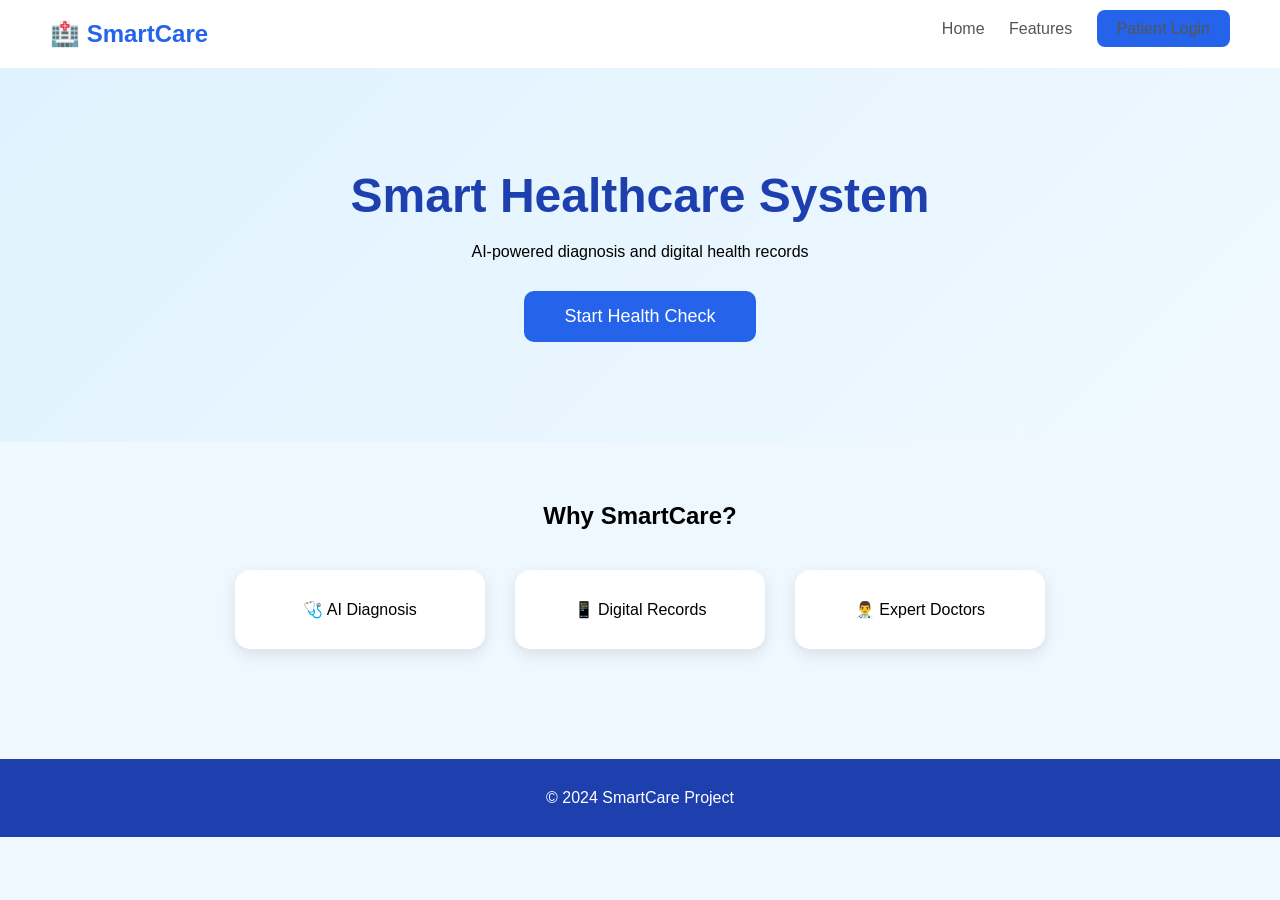
<file: frontend/index.html>
<!DOCTYPE html>
<html lang="hi">
<head>
    <meta charset="UTF-8">
    <meta name="viewport" content="width=device-width, initial-scale=1.0">
    <title>SmartCare - Healthcare</title>
    <link rel="stylesheet" href="./assets/css/index.css">
</head>
<body>
    <nav>
        <div class="logo">🏥 SmartCare</div>
        <div class="nav-links">
            <a href="#home">Home</a>
            <a href="#features">Features</a>
            <a href="login.html" class="btn">Patient Login</a>
        </div>
    </nav>

    <section class="hero">
        <h1>Smart Healthcare System</h1>
        <p>AI-powered diagnosis and digital health records</p>
        <a href="login.html" class="btn-big">Start Health Check</a>
    </section>

    <section class="features">
        <h2>Why SmartCare?</h2>
        <div class="cards">
            <div class="card">🩺 AI Diagnosis</div>
            <div class="card">📱 Digital Records</div>
            <div class="card">👨‍⚕️ Expert Doctors</div>
        </div>
    </section>

    <footer>
        <p>© 2024 SmartCare Project</p>
    </footer>
</body>
</html>
</file>
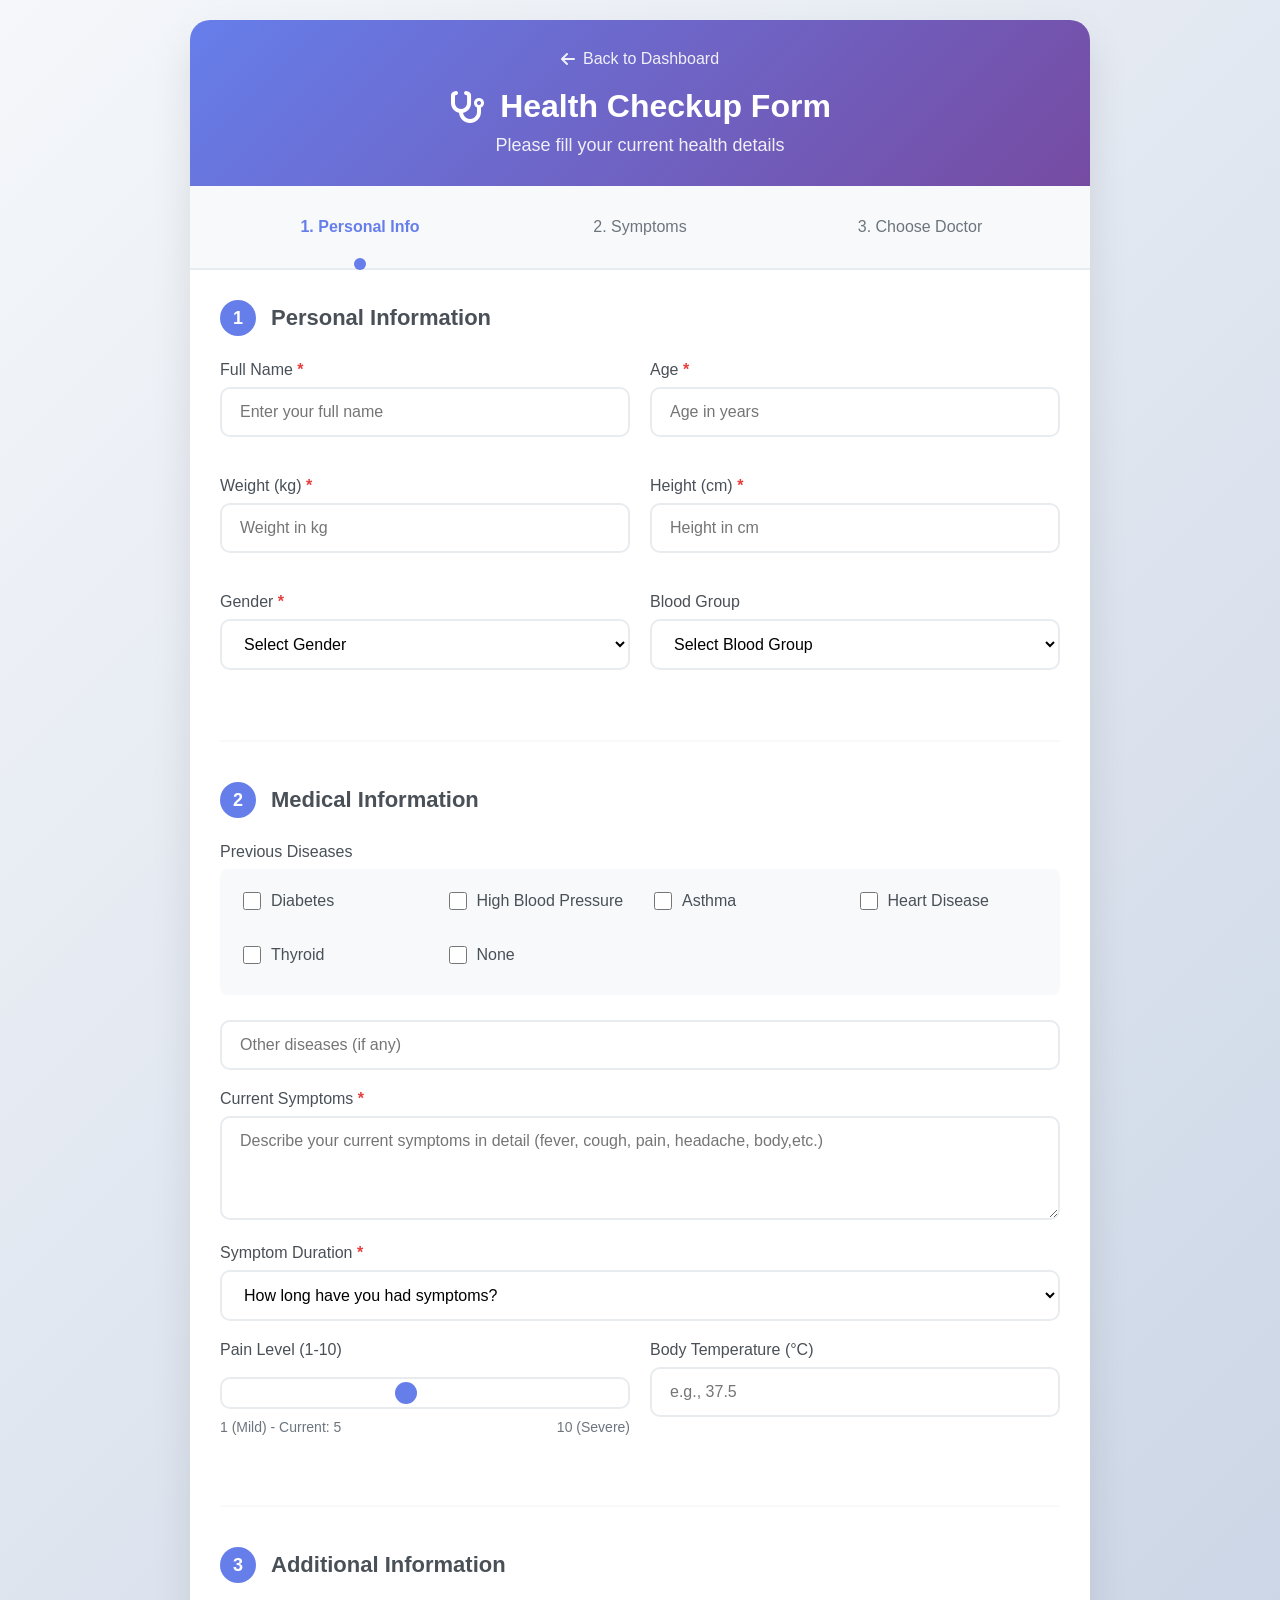
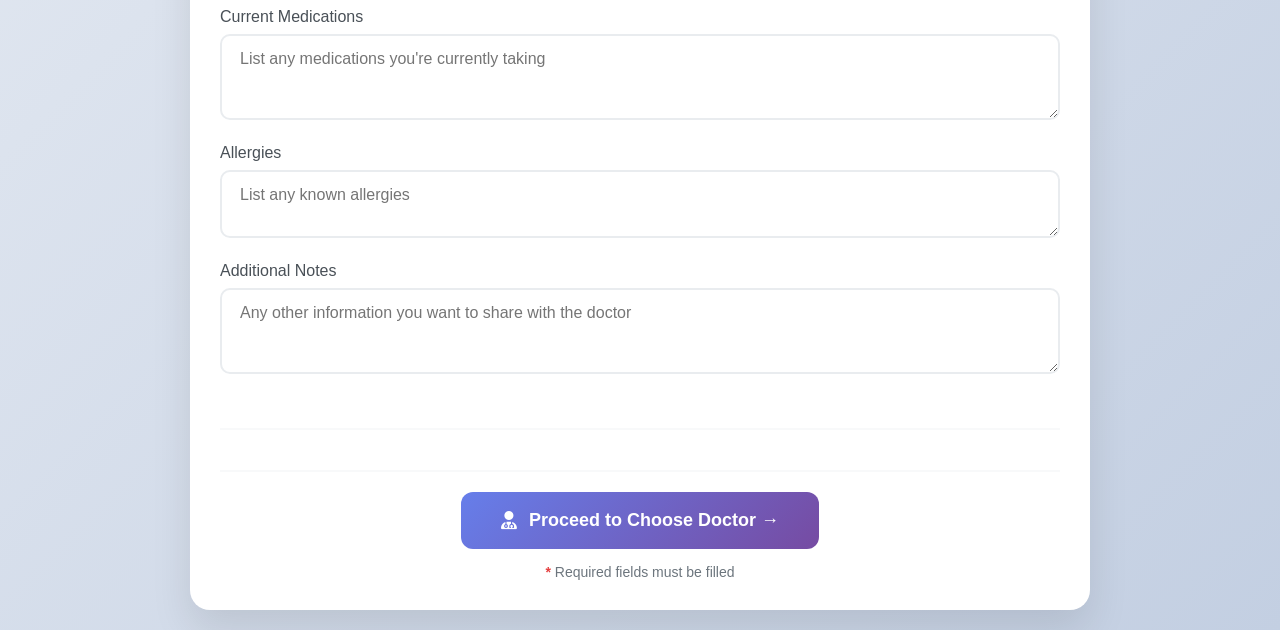
<file: frontend/checkup.html>
<!DOCTYPE html>
<html lang="hi">
<head>
    <meta charset="UTF-8">
    <meta name="viewport" content="width=device-width, initial-scale=1.0">
    <title>Health Checkup - SmartCare</title>
    <link rel="stylesheet" href="./assets/css/checkup.css">
    <link rel="stylesheet" href="https://cdnjs.cloudflare.com/ajax/libs/font-awesome/6.4.0/css/all.min.css">
    <style>
        /* Additional styles */
        .required {
            color: #e53e3e;
            font-weight: bold;
        }
        
        .error-message {
            background: #fee;
            color: #c33;
            padding: 15px;
            border-radius: 10px;
            margin: 20px 0;
            text-align: center;
            border: 2px solid #fcc;
            display: none;
        }
        
        .success-message {
            background: #dfd;
            color: #373;
            padding: 15px;
            border-radius: 10px;
            margin: 20px 0;
            text-align: center;
            border: 2px solid #afa;
            display: none;
        }
        
        /* Hidden patient ID field */
        .hidden-field {
            display: none;
        }
    </style>
</head>
<body>
    <div class="checkup-container">
        <!-- Header -->
        <div class="checkup-header">
            <a href="dashboard.html" class="back-btn">
                <i class="fas fa-arrow-left"></i> Back to Dashboard
            </a>
            <h1><i class="fas fa-stethoscope"></i> Health Checkup Form</h1>
            <p>Please fill your current health details</p>
        </div>

        <!-- Progress Steps -->
        <div class="progress-steps">
            <div class="step active">1. Personal Info</div>
            <div class="step">2. Symptoms</div>
            <div class="step">3. Choose Doctor</div>
        </div>

        <!-- Checkup Form -->
        <form class="checkup-form" id="checkupForm">
            <!-- Hidden Patient ID (if needed from login) -->
            <div class="hidden-field">
                <input type="hidden" id="patientId" value="">
            </div>

            <!-- Personal Information Section -->
            <div class="form-section">
                <h2><span>1</span> Personal Information</h2>
                
                <div class="form-row">
                    <div class="form-group">
                        <label>Full Name <span class="required">*</span></label>
                        <input type="text" id="fullName" placeholder="Enter your full name" required>
                    </div>
                    <div class="form-group">
                        <label>Age <span class="required">*</span></label>
                        <input type="number" id="age" placeholder="Age in years" min="1" max="120" required>
                    </div>
                </div>

                <div class="form-row">
                    <div class="form-group">
                        <label>Weight (kg) <span class="required">*</span></label>
                        <input type="number" id="weight" placeholder="Weight in kg" step="0.1" required>
                    </div>
                    <div class="form-group">
                        <label>Height (cm) <span class="required">*</span></label>
                        <input type="number" id="height" placeholder="Height in cm" required>
                    </div>
                </div>

                <div class="form-row">
                    <div class="form-group">
                        <label>Gender <span class="required">*</span></label>
                        <select id="gender" required>
                            <option value="">Select Gender</option>
                            <option value="Male">Male</option>
                            <option value="Female">Female</option>
                            <option value="Other">Other</option>
                            <option value="Prefer not to say">Prefer not to say</option>
                        </select>
                    </div>
                    <div class="form-group">
                        <label>Blood Group</label>
                        <select id="bloodGroup">
                            <option value="">Select Blood Group</option>
                            <option value="A+">A+</option>
                            <option value="A-">A-</option>
                            <option value="B+">B+</option>
                            <option value="B-">B-</option>
                            <option value="O+">O+</option>
                            <option value="O-">O-</option>
                            <option value="AB+">AB+</option>
                            <option value="AB-">AB-</option>
                        </select>
                    </div>
                </div>
            </div>

            <!-- Medical Information Section -->
            <div class="form-section">
                <h2><span>2</span> Medical Information</h2>
                
                <div class="form-group">
                    <label>Previous Diseases</label>
                    <div class="checkbox-group" id="diseaseCheckboxes">
                        <label><input type="checkbox" value="Diabetes"> Diabetes</label>
                        <label><input type="checkbox" value="High Blood Pressure"> High Blood Pressure</label>
                        <label><input type="checkbox" value="Asthma"> Asthma</label>
                        <label><input type="checkbox" value="Heart Disease"> Heart Disease</label>
                        <label><input type="checkbox" value="Thyroid"> Thyroid</label>
                        <label><input type="checkbox" value="None"> None</label>
                    </div>
                    <input type="text" id="otherDiseases" placeholder="Other diseases (if any)" class="other-input">
                </div>

                <div class="form-group">
                    <label>Current Symptoms <span class="required">*</span></label>
                    <textarea id="symptoms" placeholder="Describe your current symptoms in detail (fever, cough, pain, headache, body,etc.)" rows="4" required></textarea>
                </div>

                <div class="form-group">
                    <label>Symptom Duration <span class="required">*</span></label>
                    <select id="symptomDuration" required>
                        <option value="">How long have you had symptoms?</option>
                        <option value="Less than 24 hours">Less than 24 hours</option>
                        <option value="1-3 days">1-3 days</option>
                        <option value="4-7 days">4-7 days</option>
                        <option value="1-2 weeks">1-2 weeks</option>
                        <option value="More than 2 weeks">More than 2 weeks</option>
                    </select>
                </div>

                <div class="form-row">
                    <div class="form-group">
                        <label>Pain Level (1-10)</label>
                        <input type="range" id="painLevel" min="1" max="10" value="5" class="slider">
                        <div class="slider-labels">
                            <span id="painLabel">1 (Mild) - Current: 5</span>
                            <span>10 (Severe)</span>
                        </div>
                    </div>
                    <div class="form-group">
                        <label>Body Temperature (°C)</label>
                        <input type="number" id="temperature" placeholder="e.g., 37.5" step="0.1">
                    </div>
                </div>
            </div>

            <!-- Additional Notes -->
            <div class="form-section">
                <h2><span>3</span> Additional Information</h2>
                
                <div class="form-group">
                    <label>Current Medications</label>
                    <textarea id="medications" placeholder="List any medications you're currently taking" rows="3"></textarea>
                </div>

                <div class="form-group">
                    <label>Allergies</label>
                    <textarea id="allergies" placeholder="List any known allergies" rows="2"></textarea>
                </div>

                <div class="form-group">
                    <label>Additional Notes</label>
                    <textarea id="notes" placeholder="Any other information you want to share with the doctor" rows="3"></textarea>
                </div>
            </div>

            <!-- Error and Success Messages -->
            <div id="errorMessage" class="error-message"></div>
            <div id="successMessage" class="success-message"></div>

            <!-- Submit Button -->
            <div class="form-actions">
                <button type="button" id="submitBtn" class="submit-btn">
                    <i class="fas fa-user-md"></i> Proceed to Choose Doctor →
                </button>
                <p class="form-note"><span class="required">*</span> Required fields must be filled</p>
            </div>
        </form>
    </div>

    <!-- JavaScript -->
    <script src="./assets/js/checkup.js"></script>
</body>
</html>
</file>
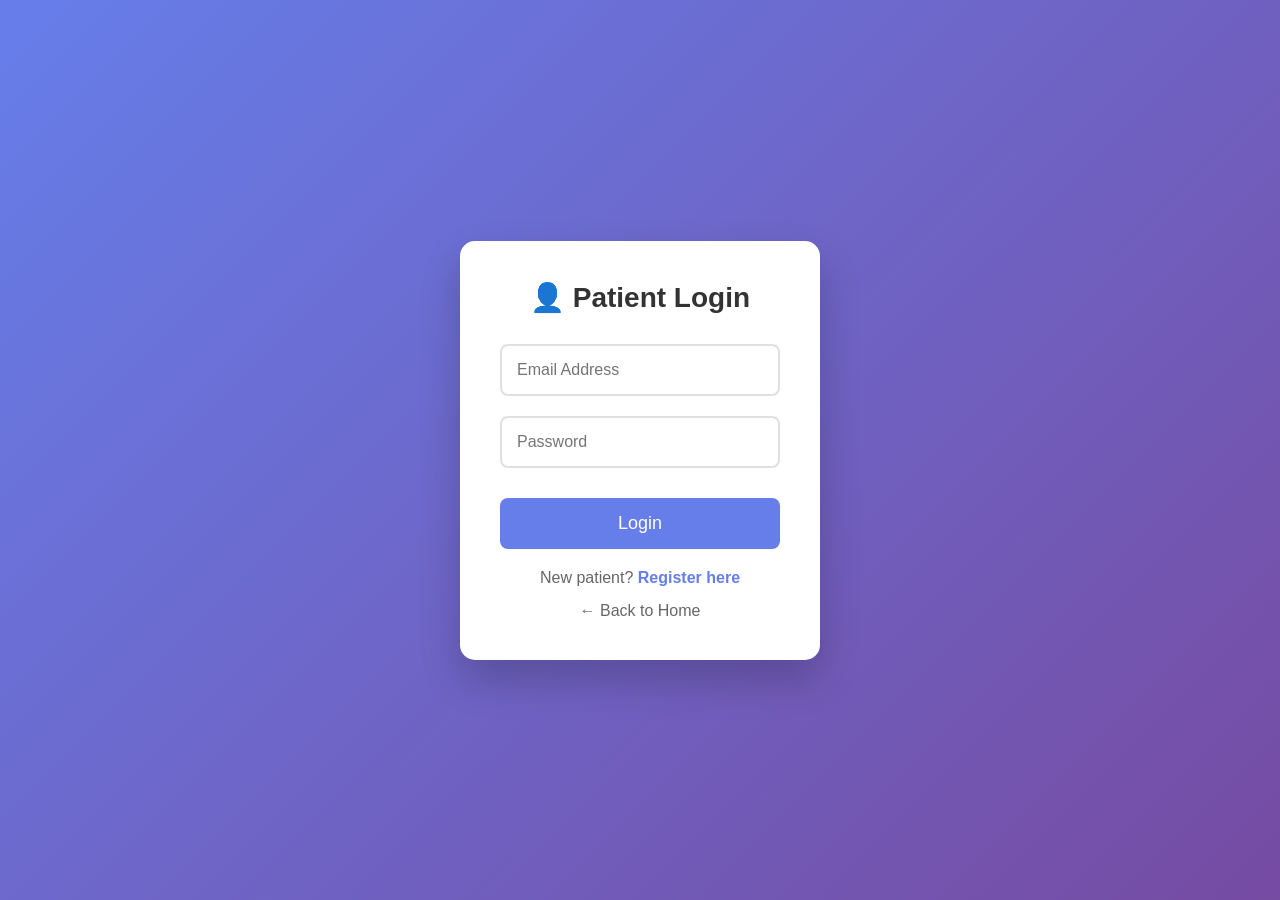
<file: frontend/dashboard.html>
<!DOCTYPE html>
<html lang="hi">
  <head>
    <meta charset="UTF-8" />
    <meta name="viewport" content="width=device-width, initial-scale=1.0" />
    <title>Patient Dashboard - SmartCare</title>
    <link rel="stylesheet" href="./assets/css/dashboard.css" />
  </head>
  <body>
    <!-- Top Navigation -->
    <div class="topbar">
      <div class="logo">🏥 SmartCare</div>
      <div class="user-info">
        <span class="username"
          >👤 <span id="topUserName">Loading...</span></span
        >
        <a href="login.html" class="logout" id="logoutBtn">Logout</a>
      </div>
    </div>

    <!-- Main Dashboard -->
    <div class="dashboard-container">
      <div class="sidebar">
        <div class="user-profile">
          <div class="avatar" id="userAvatar">--</div>
          <h3 id="patientName">Loading...</h3>
          <p>Patient ID: <span id="patientId">--</span></p>
        </div>
        <ul class="menu">
          <li class="active"><a href="dashboard.html">🏠 Dashboard</a></li>
          <li><a href="checkup.html">🩺 New Checkup</a></li>
          <li><a href="doctors.html">👨‍⚕️ Book Doctor</a></li>
          <li><a href="#">📋 Medical History</a></li>
          <li><a href="#">💊 Prescriptions</a></li>
          <li><a href="#">⚙️ Settings</a></li>
        </ul>
      </div>

      <div class="main-content">
        <h1>Welcome back, <span id="welcomeName">Patient</span>!</h1>
        <p class="subtitle">Your health dashboard</p>

        <div class="stats-cards">
          <div class="stat-card">
            <h3>🩺 Health Score</h3>
            <p class="score">85/100</p>
            <p class="trend">↑ 5% from last month</p>
          </div>
          <div class="stat-card">
            <h3>📅 Next Appointment</h3>
            <p class="date">15 Dec, 2024</p>
            <p class="doctor">Dr. Sharma (Cardiologist)</p>
          </div>
          <div class="stat-card">
            <h3>💊 Active Medications</h3>
            <p class="count" id="medCount">Loading...</p>
            <p class="reminder" id="medReminder">--</p>
          </div>
        </div>

        <div class="quick-actions">
          <h2>Quick Actions</h2>
          <div class="action-buttons">
            <a href="checkup.html" class="action-btn">
              <span>🩺</span>
              <h4>New Health Checkup</h4>
              <p>Start a new medical checkup</p>
            </a>
            <a href="doctors.html" class="action-btn">
              <span>👨‍⚕️</span>
              <h4>Book Doctor</h4>
              <p>Consult with specialists</p>
            </a>
            <a href="#" class="action-btn">
              <span>📋</span>
              <h4>View Reports</h4>
              <p>Check previous reports</p>
            </a>
            <a href="#" class="action-btn">
              <span>💬</span>
              <h4>Chat Support</h4>
              <p>24/7 health support</p>
            </a>
          </div>
        </div>

        <div class="recent-activity">
          <h2>Recent Activity</h2>
          <ul>
            <li>✅ Blood pressure check - 10 Dec</li>
            <li>✅ Consultation with Dr. Patel - 8 Dec</li>
            <li>📅 Next: Full body checkup - 20 Dec</li>
          </ul>
        </div>
      </div>
    </div>

   <script>
document.addEventListener("DOMContentLoaded", function () {
    const isLoggedIn = localStorage.getItem("isLoggedIn");
    if (!isLoggedIn) {
        window.location.href = "login.html";
        return;
    }

    const patientData = JSON.parse(localStorage.getItem("patientData"));
    if (!patientData) {
        window.location.href = "login.html";
        return;
    }

    // --- User info ---
    document.getElementById("patientName").innerText = patientData.fullName;
    document.getElementById("topUserName").innerText = patientData.fullName;
    document.getElementById("welcomeName").innerText = patientData.fullName;
    document.getElementById("patientId").innerText = patientData.id;

    const initials = patientData.fullName.split(" ").map(w => w[0]).join("").toUpperCase();
    document.getElementById("userAvatar").innerText = initials;

    document.getElementById("logoutBtn").addEventListener("click", function () {
        localStorage.clear();
        window.location.href = "login.html";
    });

    // --- Active Medications ---
    const activeMeds = patientData.activeMedications || []; // backend se array aana chahiye
    const medCountEl = document.getElementById("medCount");
    const medReminderEl = document.getElementById("medReminder");

    if (activeMeds.length > 0) {
        medCountEl.innerText = activeMeds.length + " Medication(s)";
        medReminderEl.innerText = "Next dose in 4 hours"; // ya backend se exact time le sakte ho
    } else {
        medCountEl.innerText = "No active medications";
        medReminderEl.innerText = "";
    }
});
</script>

  </body>
</html>
</file>
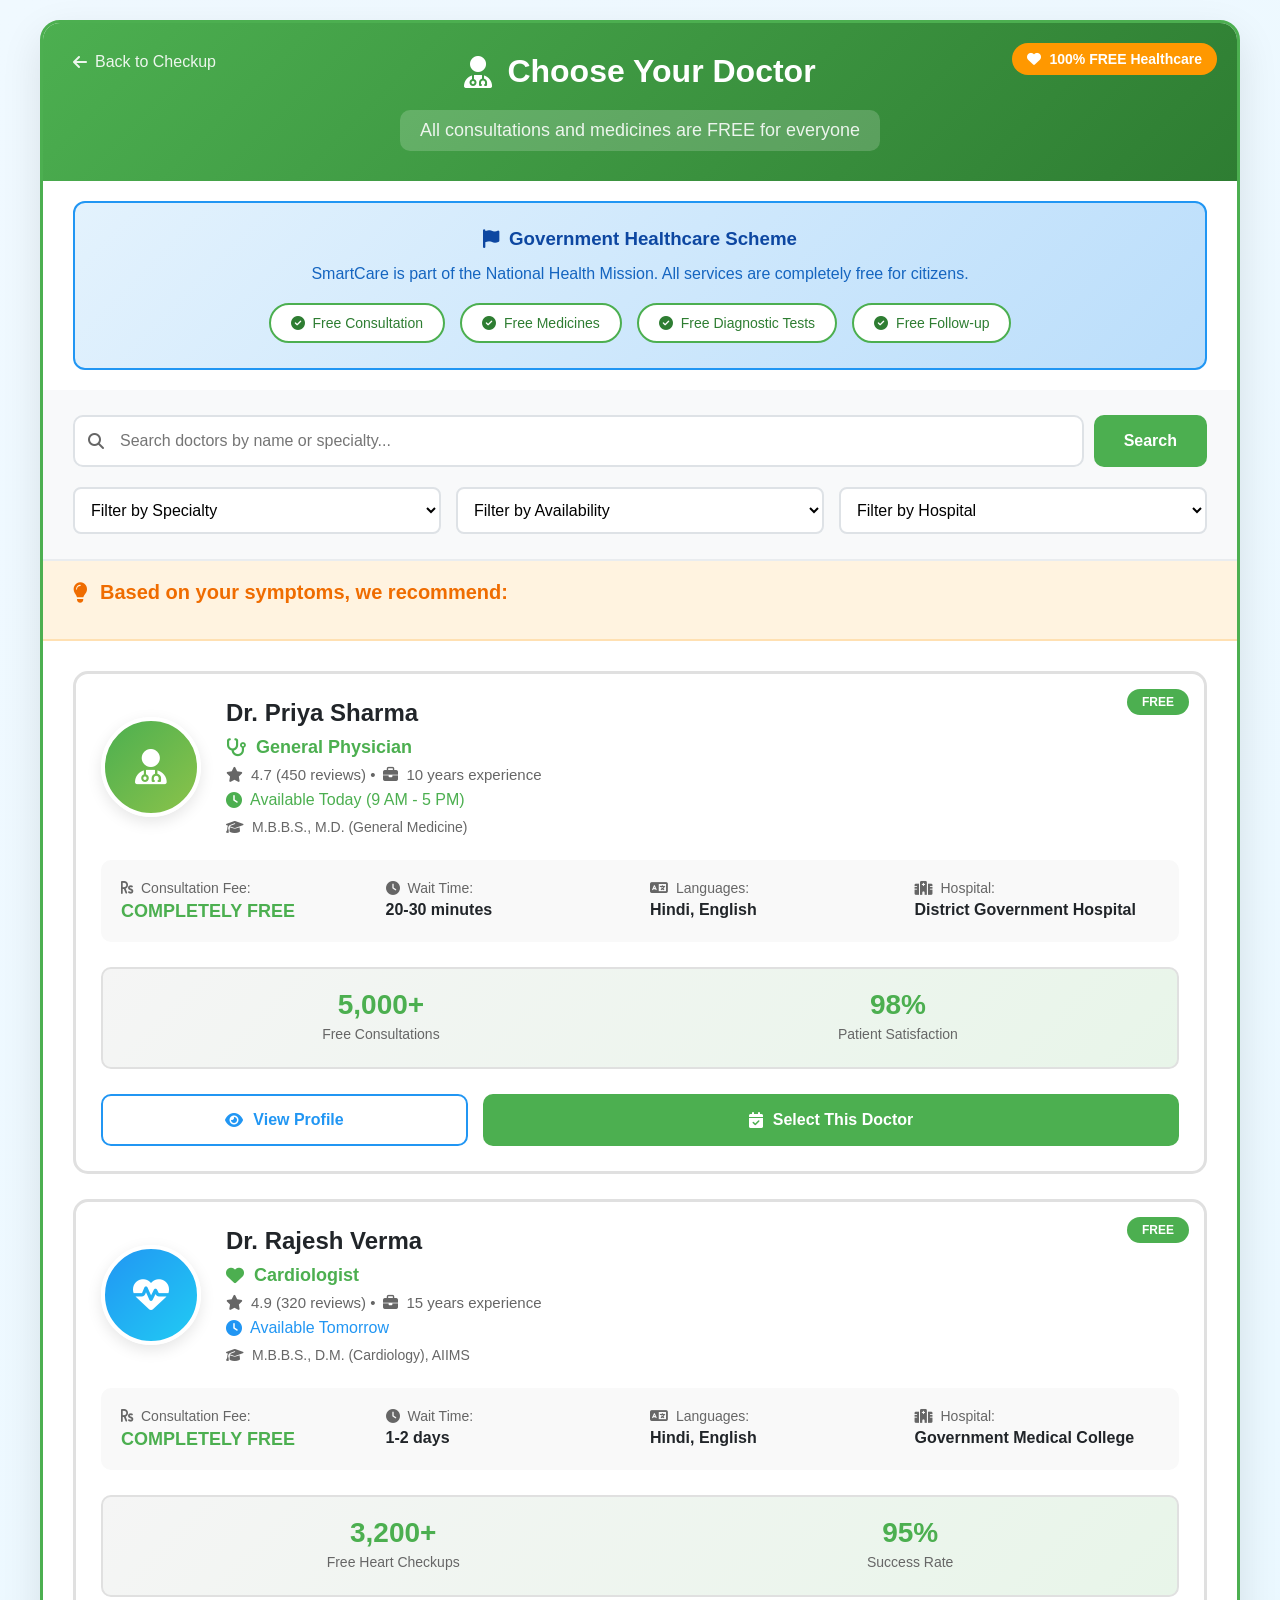
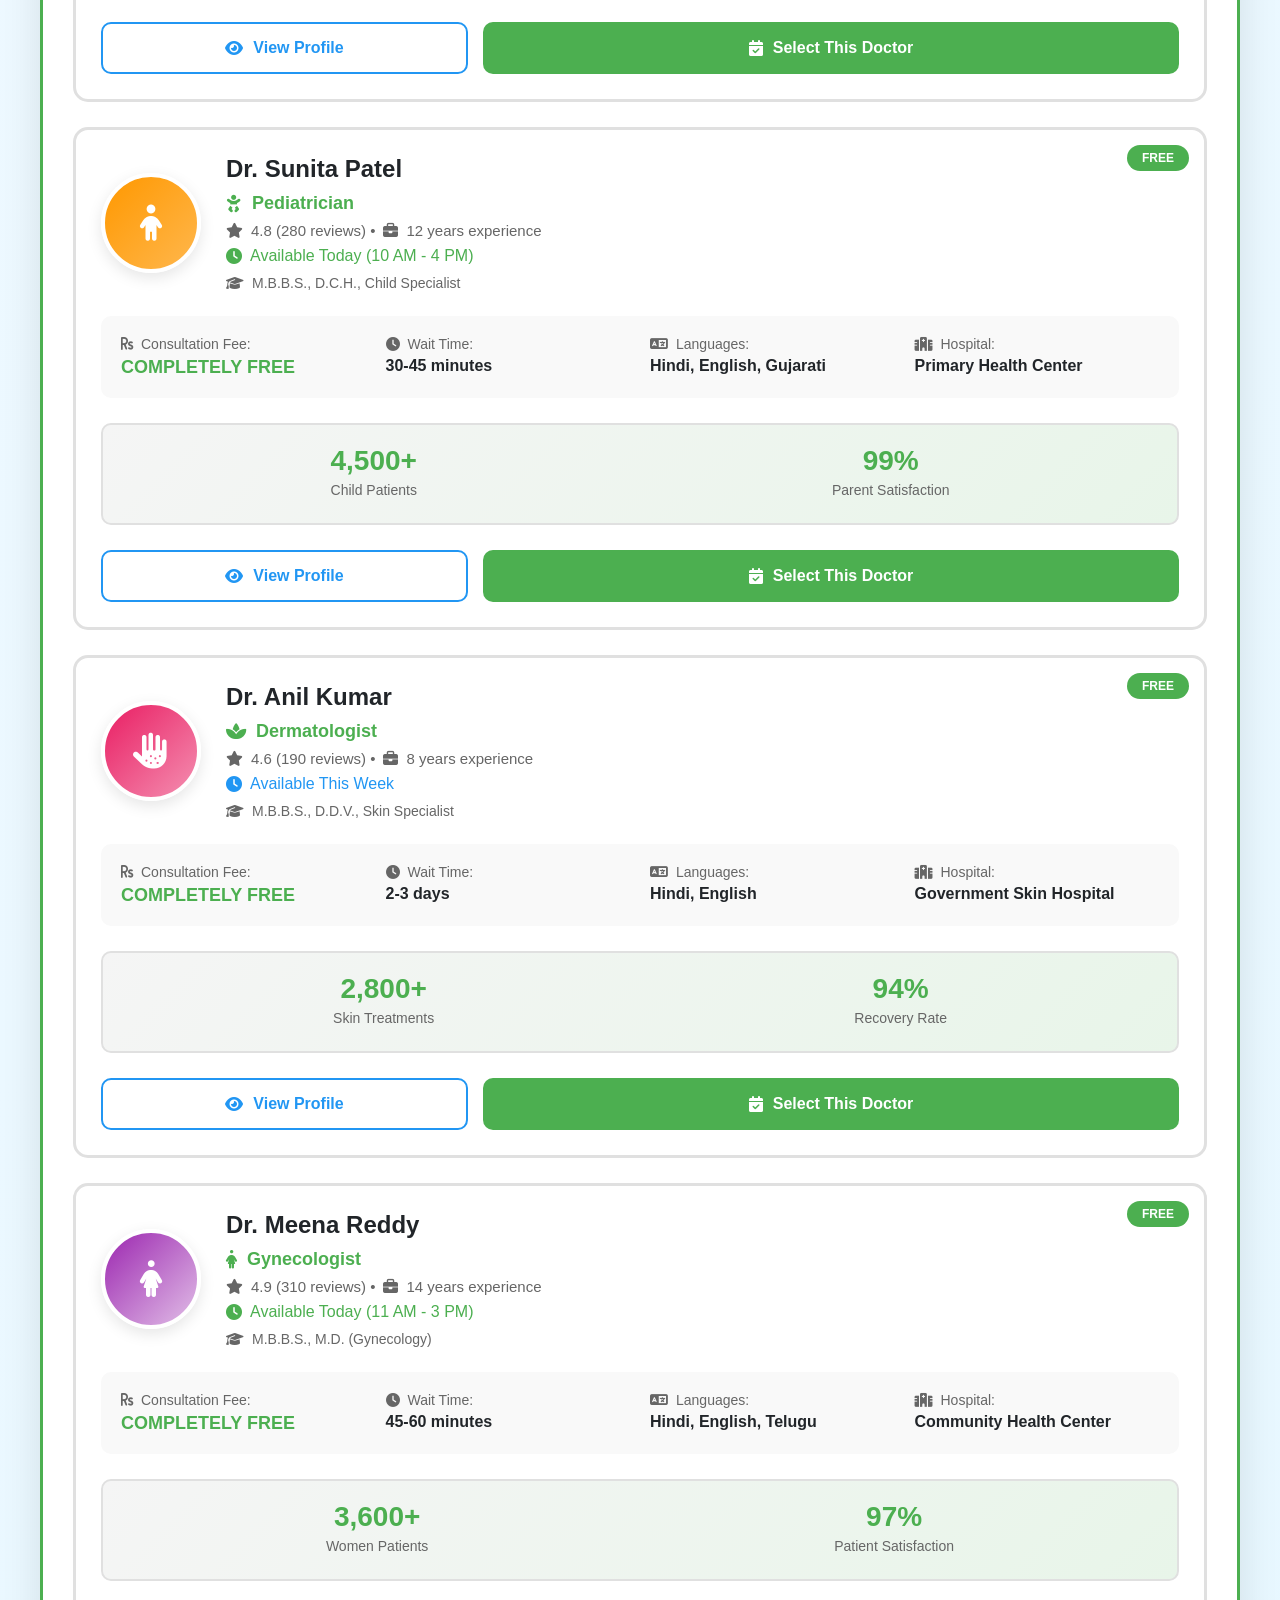
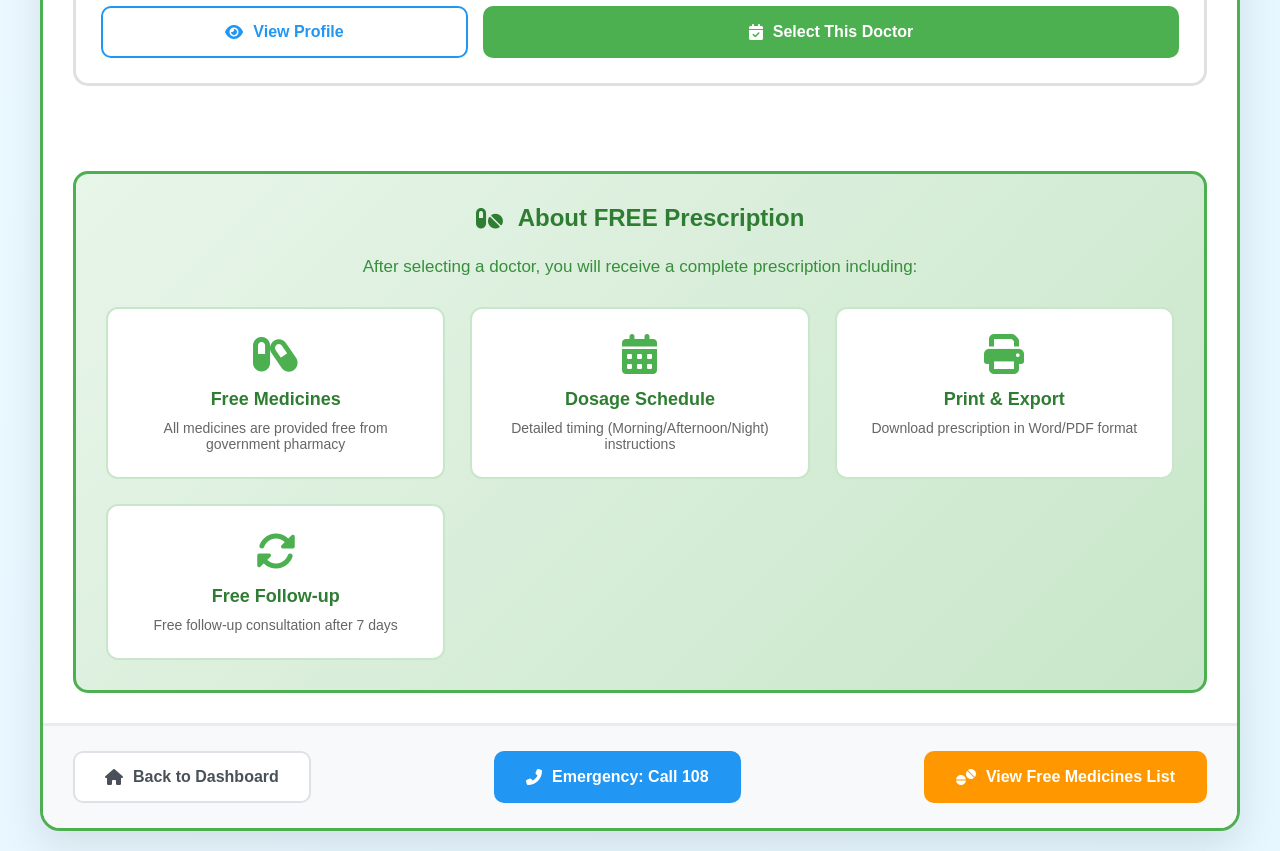
<file: frontend/doctors.html>
<!DOCTYPE html>
<html lang="hi">
<head>
    <meta charset="UTF-8">
    <meta name="viewport" content="width=device-width, initial-scale=1.0">
    <title>Choose Doctor - SmartCare</title>
    <link rel="stylesheet" href="./assets/css/doctors.css">
    <link rel="stylesheet" href="https://cdnjs.cloudflare.com/ajax/libs/font-awesome/6.4.0/css/all.min.css">
</head>
<body>
    <div class="doctors-container">
        <!-- Header -->
        <div class="doctors-header">
            <div class="free-badge">
                <i class="fas fa-heart"></i> 100% FREE Healthcare
            </div>
            <a href="checkup.html" class="back-btn">
                <i class="fas fa-arrow-left"></i> Back to Checkup
            </a>
            <h1><i class="fas fa-user-md"></i> Choose Your Doctor</h1>
            <p class="free-subtitle">All consultations and medicines are FREE for everyone</p>
        </div>

        <!-- Checkup Data Summary -->
        <div class="checkup-summary" id="checkupSummary">
            <h3><i class="fas fa-file-medical"></i> Your Checkup Summary</h3>
            <div id="summaryContent">
                <!-- Summary will be loaded here -->
            </div>
        </div>

        <!-- Government Scheme Info -->
        <div class="govt-scheme">
            <h3><i class="fas fa-flag"></i> Government Healthcare Scheme</h3>
            <p>SmartCare is part of the National Health Mission. All services are completely free for citizens.</p>
            <div class="scheme-benefits">
                <span><i class="fas fa-check-circle"></i> Free Consultation</span>
                <span><i class="fas fa-check-circle"></i> Free Medicines</span>
                <span><i class="fas fa-check-circle"></i> Free Diagnostic Tests</span>
                <span><i class="fas fa-check-circle"></i> Free Follow-up</span>
            </div>
        </div>

        <!-- Search and Filter -->
        <div class="filter-section">
            <div class="search-box">
                <i class="fas fa-search"></i>
                <input type="text" id="searchInput" placeholder="Search doctors by name or specialty...">
                <button id="searchBtn">Search</button>
            </div>
            
            <div class="filters">
                <select id="specialtyFilter">
                    <option value="">Filter by Specialty</option>
                    <option value="General Physician">General Physician</option>
                    <option value="Cardiologist">Cardiologist</option>
                    <option value="Neurologist">Neurologist</option>
                    <option value="Dermatologist">Dermatologist</option>
                    <option value="Pediatrician">Pediatrician</option>
                    <option value="Gynecologist">Gynecologist</option>
                </select>
                
                <select id="availabilityFilter">
                    <option value="">Filter by Availability</option>
                    <option value="today">Available Today</option>
                    <option value="tomorrow">Available Tomorrow</option>
                    <option value="week">Available This Week</option>
                </select>
                
                <select id="hospitalFilter">
                    <option value="">Filter by Hospital</option>
                    <option value="Government">Government Hospital</option>
                    <option value="Primary">Primary Health Center</option>
                    <option value="Community">Community Health Center</option>
                </select>
            </div>
        </div>

        <!-- Doctor Recommendations -->
        <div class="recommendation">
            <h2><i class="fas fa-lightbulb"></i> Based on your symptoms, we recommend:</h2>
            <div class="recommended-specialties" id="recommendedSpecialties">
                <!-- Recommended specialties will be loaded here -->
            </div>
        </div>

        <!-- Selected Doctor Confirmation -->
        <div class="selected-doctor" id="selectedDoctorBox">
            <h3><i class="fas fa-check-circle"></i> Doctor Selected</h3>
            <div id="selectedDoctorInfo">
                <!-- Selected doctor info will appear here -->
            </div>
            <button id="proceedToPrescription" class="book-btn">
                <i class="fas fa-prescription"></i> Proceed to Get FREE Prescription
            </button>
        </div>

        <!-- Doctors List -->
        <div class="doctors-list" id="doctorsList">
            <!-- Doctor 1 - General Physician -->
            <div class="doctor-card" data-specialty="General Physician" data-availability="today" data-hospital="Government">
                <div class="free-tag">FREE</div>
                <div class="doctor-info">
                    <div class="doctor-avatar" style="background: linear-gradient(135deg, #4CAF50 0%, #8BC34A 100%);">
                        <i class="fas fa-user-md"></i>
                    </div>
                    <div class="doctor-details">
                        <h3>Dr. Priya Sharma</h3>
                        <p class="specialty">
                            <i class="fas fa-stethoscope"></i> General Physician
                        </p>
                        <p class="experience">
                            <i class="fas fa-star"></i> 4.7 (450 reviews) • 
                            <i class="fas fa-briefcase"></i> 10 years experience
                        </p>
                        <p class="availability available">
                            <i class="fas fa-clock"></i> Available Today (9 AM - 5 PM)
                        </p>
                        <p class="education">
                            <i class="fas fa-graduation-cap"></i> M.B.B.S., M.D. (General Medicine)
                        </p>
                    </div>
                </div>
                
                <div class="doctor-meta">
                    <div class="meta-item">
                        <span class="label"><i class="fas fa-rupee-sign"></i> Consultation Fee:</span>
                        <span class="value free">COMPLETELY FREE</span>
                    </div>
                    <div class="meta-item">
                        <span class="label"><i class="fas fa-clock"></i> Wait Time:</span>
                        <span class="value">20-30 minutes</span>
                    </div>
                    <div class="meta-item">
                        <span class="label"><i class="fas fa-language"></i> Languages:</span>
                        <span class="value">Hindi, English</span>
                    </div>
                    <div class="meta-item">
                        <span class="label"><i class="fas fa-hospital"></i> Hospital:</span>
                        <span class="value">District Government Hospital</span>
                    </div>
                </div>
                
                <div class="doctor-stats">
                    <div class="stat">
                        <span class="number">5,000+</span>
                        <span class="label">Free Consultations</span>
                    </div>
                    <div class="stat">
                        <span class="number">98%</span>
                        <span class="label">Patient Satisfaction</span>
                    </div>
                </div>
                
                <div class="doctor-actions">
                    <button class="btn-view" onclick="viewDoctorProfile('Dr. Priya Sharma')">
                        <i class="fas fa-eye"></i> View Profile
                    </button>
                    <button class="btn-book" onclick="selectDoctor('Dr. Priya Sharma', 'General Physician', 'District Government Hospital', '10 years', '4.7')">
                        <i class="fas fa-calendar-check"></i> Select This Doctor
                    </button>
                </div>
            </div>

            <!-- Doctor 2 - Cardiologist -->
            <div class="doctor-card" data-specialty="Cardiologist" data-availability="tomorrow" data-hospital="Government">
                <div class="free-tag">FREE</div>
                <div class="doctor-info">
                    <div class="doctor-avatar" style="background: linear-gradient(135deg, #2196F3 0%, #21CBF3 100%);">
                        <i class="fas fa-heartbeat"></i>
                    </div>
                    <div class="doctor-details">
                        <h3>Dr. Rajesh Verma</h3>
                        <p class="specialty">
                            <i class="fas fa-heart"></i> Cardiologist
                        </p>
                        <p class="experience">
                            <i class="fas fa-star"></i> 4.9 (320 reviews) • 
                            <i class="fas fa-briefcase"></i> 15 years experience
                        </p>
                        <p class="availability">
                            <i class="fas fa-clock"></i> Available Tomorrow
                        </p>
                        <p class="education">
                            <i class="fas fa-graduation-cap"></i> M.B.B.S., D.M. (Cardiology), AIIMS
                        </p>
                    </div>
                </div>
                
                <div class="doctor-meta">
                    <div class="meta-item">
                        <span class="label"><i class="fas fa-rupee-sign"></i> Consultation Fee:</span>
                        <span class="value free">COMPLETELY FREE</span>
                    </div>
                    <div class="meta-item">
                        <span class="label"><i class="fas fa-clock"></i> Wait Time:</span>
                        <span class="value">1-2 days</span>
                    </div>
                    <div class="meta-item">
                        <span class="label"><i class="fas fa-language"></i> Languages:</span>
                        <span class="value">Hindi, English</span>
                    </div>
                    <div class="meta-item">
                        <span class="label"><i class="fas fa-hospital"></i> Hospital:</span>
                        <span class="value">Government Medical College</span>
                    </div>
                </div>
                
                <div class="doctor-stats">
                    <div class="stat">
                        <span class="number">3,200+</span>
                        <span class="label">Free Heart Checkups</span>
                    </div>
                    <div class="stat">
                        <span class="number">95%</span>
                        <span class="label">Success Rate</span>
                    </div>
                </div>
                
                <div class="doctor-actions">
                    <button class="btn-view" onclick="viewDoctorProfile('Dr. Rajesh Verma')">
                        <i class="fas fa-eye"></i> View Profile
                    </button>
                    <button class="btn-book" onclick="selectDoctor('Dr. Rajesh Verma', 'Cardiologist', 'Government Medical College', '15 years', '4.9')">
                        <i class="fas fa-calendar-check"></i> Select This Doctor
                    </button>
                </div>
            </div>

            <!-- Doctor 3 - Pediatrician -->
            <div class="doctor-card" data-specialty="Pediatrician" data-availability="today" data-hospital="Primary">
                <div class="free-tag">FREE</div>
                <div class="doctor-info">
                    <div class="doctor-avatar" style="background: linear-gradient(135deg, #FF9800 0%, #FFB74D 100%);">
                        <i class="fas fa-child"></i>
                    </div>
                    <div class="doctor-details">
                        <h3>Dr. Sunita Patel</h3>
                        <p class="specialty">
                            <i class="fas fa-baby"></i> Pediatrician
                        </p>
                        <p class="experience">
                            <i class="fas fa-star"></i> 4.8 (280 reviews) • 
                            <i class="fas fa-briefcase"></i> 12 years experience
                        </p>
                        <p class="availability available">
                            <i class="fas fa-clock"></i> Available Today (10 AM - 4 PM)
                        </p>
                        <p class="education">
                            <i class="fas fa-graduation-cap"></i> M.B.B.S., D.C.H., Child Specialist
                        </p>
                    </div>
                </div>
                
                <div class="doctor-meta">
                    <div class="meta-item">
                        <span class="label"><i class="fas fa-rupee-sign"></i> Consultation Fee:</span>
                        <span class="value free">COMPLETELY FREE</span>
                    </div>
                    <div class="meta-item">
                        <span class="label"><i class="fas fa-clock"></i> Wait Time:</span>
                        <span class="value">30-45 minutes</span>
                    </div>
                    <div class="meta-item">
                        <span class="label"><i class="fas fa-language"></i> Languages:</span>
                        <span class="value">Hindi, English, Gujarati</span>
                    </div>
                    <div class="meta-item">
                        <span class="label"><i class="fas fa-hospital"></i> Hospital:</span>
                        <span class="value">Primary Health Center</span>
                    </div>
                </div>
                
                <div class="doctor-stats">
                    <div class="stat">
                        <span class="number">4,500+</span>
                        <span class="label">Child Patients</span>
                    </div>
                    <div class="stat">
                        <span class="number">99%</span>
                        <span class="label">Parent Satisfaction</span>
                    </div>
                </div>
                
                <div class="doctor-actions">
                    <button class="btn-view" onclick="viewDoctorProfile('Dr. Sunita Patel')">
                        <i class="fas fa-eye"></i> View Profile
                    </button>
                    <button class="btn-book" onclick="selectDoctor('Dr. Sunita Patel', 'Pediatrician', 'Primary Health Center', '12 years', '4.8')">
                        <i class="fas fa-calendar-check"></i> Select This Doctor
                    </button>
                </div>
            </div>

            <!-- Doctor 4 - Dermatologist -->
            <div class="doctor-card" data-specialty="Dermatologist" data-availability="week" data-hospital="Government">
                <div class="free-tag">FREE</div>
                <div class="doctor-info">
                    <div class="doctor-avatar" style="background: linear-gradient(135deg, #E91E63 0%, #F48FB1 100%);">
                        <i class="fas fa-allergies"></i>
                    </div>
                    <div class="doctor-details">
                        <h3>Dr. Anil Kumar</h3>
                        <p class="specialty">
                            <i class="fas fa-spa"></i> Dermatologist
                        </p>
                        <p class="experience">
                            <i class="fas fa-star"></i> 4.6 (190 reviews) • 
                            <i class="fas fa-briefcase"></i> 8 years experience
                        </p>
                        <p class="availability">
                            <i class="fas fa-clock"></i> Available This Week
                        </p>
                        <p class="education">
                            <i class="fas fa-graduation-cap"></i> M.B.B.S., D.D.V., Skin Specialist
                        </p>
                    </div>
                </div>
                
                <div class="doctor-meta">
                    <div class="meta-item">
                        <span class="label"><i class="fas fa-rupee-sign"></i> Consultation Fee:</span>
                        <span class="value free">COMPLETELY FREE</span>
                    </div>
                    <div class="meta-item">
                        <span class="label"><i class="fas fa-clock"></i> Wait Time:</span>
                        <span class="value">2-3 days</span>
                    </div>
                    <div class="meta-item">
                        <span class="label"><i class="fas fa-language"></i> Languages:</span>
                        <span class="value">Hindi, English</span>
                    </div>
                    <div class="meta-item">
                        <span class="label"><i class="fas fa-hospital"></i> Hospital:</span>
                        <span class="value">Government Skin Hospital</span>
                    </div>
                </div>
                
                <div class="doctor-stats">
                    <div class="stat">
                        <span class="number">2,800+</span>
                        <span class="label">Skin Treatments</span>
                    </div>
                    <div class="stat">
                        <span class="number">94%</span>
                        <span class="label">Recovery Rate</span>
                    </div>
                </div>
                
                <div class="doctor-actions">
                    <button class="btn-view" onclick="viewDoctorProfile('Dr. Anil Kumar')">
                        <i class="fas fa-eye"></i> View Profile
                    </button>
                    <button class="btn-book" onclick="selectDoctor('Dr. Anil Kumar', 'Dermatologist', 'Government Skin Hospital', '8 years', '4.6')">
                        <i class="fas fa-calendar-check"></i> Select This Doctor
                    </button>
                </div>
            </div>

            <!-- Doctor 5 - Gynecologist -->
            <div class="doctor-card" data-specialty="Gynecologist" data-availability="today" data-hospital="Community">
                <div class="free-tag">FREE</div>
                <div class="doctor-info">
                    <div class="doctor-avatar" style="background: linear-gradient(135deg, #9C27B0 0%, #E1BEE7 100%);">
                        <i class="fas fa-female"></i>
                    </div>
                    <div class="doctor-details">
                        <h3>Dr. Meena Reddy</h3>
                        <p class="specialty">
                            <i class="fas fa-female"></i> Gynecologist
                        </p>
                        <p class="experience">
                            <i class="fas fa-star"></i> 4.9 (310 reviews) • 
                            <i class="fas fa-briefcase"></i> 14 years experience
                        </p>
                        <p class="availability available">
                            <i class="fas fa-clock"></i> Available Today (11 AM - 3 PM)
                        </p>
                        <p class="education">
                            <i class="fas fa-graduation-cap"></i> M.B.B.S., M.D. (Gynecology)
                        </p>
                    </div>
                </div>
                
                <div class="doctor-meta">
                    <div class="meta-item">
                        <span class="label"><i class="fas fa-rupee-sign"></i> Consultation Fee:</span>
                        <span class="value free">COMPLETELY FREE</span>
                    </div>
                    <div class="meta-item">
                        <span class="label"><i class="fas fa-clock"></i> Wait Time:</span>
                        <span class="value">45-60 minutes</span>
                    </div>
                    <div class="meta-item">
                        <span class="label"><i class="fas fa-language"></i> Languages:</span>
                        <span class="value">Hindi, English, Telugu</span>
                    </div>
                    <div class="meta-item">
                        <span class="label"><i class="fas fa-hospital"></i> Hospital:</span>
                        <span class="value">Community Health Center</span>
                    </div>
                </div>
                
                <div class="doctor-stats">
                    <div class="stat">
                        <span class="number">3,600+</span>
                        <span class="label">Women Patients</span>
                    </div>
                    <div class="stat">
                        <span class="number">97%</span>
                        <span class="label">Patient Satisfaction</span>
                    </div>
                </div>
                
                <div class="doctor-actions">
                    <button class="btn-view" onclick="viewDoctorProfile('Dr. Meena Reddy')">
                        <i class="fas fa-eye"></i> View Profile
                    </button>
                    <button class="btn-book" onclick="selectDoctor('Dr. Meena Reddy', 'Gynecologist', 'Community Health Center', '14 years', '4.9')">
                        <i class="fas fa-calendar-check"></i> Select This Doctor
                    </button>
                </div>
            </div>
        </div>

        <!-- Free Prescription Info -->
        <div class="free-prescription-info">
            <h3><i class="fas fa-pills"></i> About FREE Prescription</h3>
            <p>After selecting a doctor, you will receive a complete prescription including:</p>
            <div class="prescription-features">
                <div class="feature">
                    <i class="fas fa-capsules"></i>
                    <h4>Free Medicines</h4>
                    <p>All medicines are provided free from government pharmacy</p>
                </div>
                <div class="feature">
                    <i class="fas fa-calendar-alt"></i>
                    <h4>Dosage Schedule</h4>
                    <p>Detailed timing (Morning/Afternoon/Night) instructions</p>
                </div>
                <div class="feature">
                    <i class="fas fa-print"></i>
                    <h4>Print & Export</h4>
                    <p>Download prescription in Word/PDF format</p>
                </div>
                <div class="feature">
                    <i class="fas fa-sync-alt"></i>
                    <h4>Free Follow-up</h4>
                    <p>Free follow-up consultation after 7 days</p>
                </div>
            </div>
        </div>

        <!-- Bottom Navigation -->
        <div class="bottom-nav">
            <a href="dashboard.html" class="nav-btn">
                <i class="fas fa-home"></i> Back to Dashboard
            </a>
            <button class="nav-btn primary" onclick="emergencyHelp()">
                <i class="fas fa-phone-alt"></i> Emergency: Call 108
            </button>
            <button class="nav-btn secondary" onclick="showFreeMedicines()">
                <i class="fas fa-tablets"></i> View Free Medicines List
            </button>
        </div>
    </div>

    <!-- JavaScript File -->
    <script src="./assets/js/doctors.js"></script>
</body>
</html>
</file>
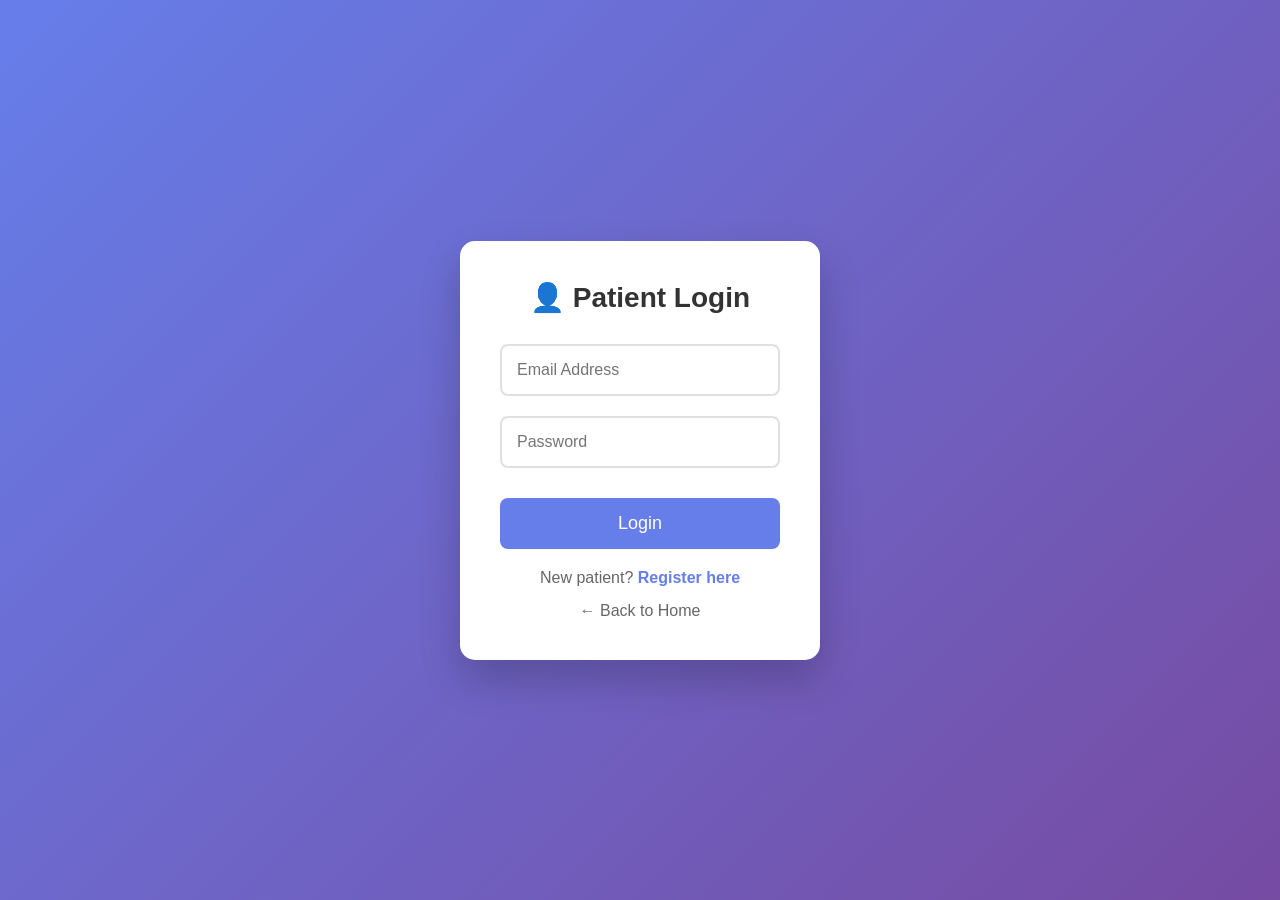
<file: frontend/login.html>
<!DOCTYPE html>
<html lang="hi">
<head>
    <meta charset="UTF-8">
    <meta name="viewport" content="width=device-width, initial-scale=1.0">
    <title>Patient Login - SmartCare</title>
    <link rel="stylesheet" href="./assets/css/login.css">
</head>
<body>
    <div class="login-container">
        <div class="login-box">
            <h2>👤 Patient Login</h2>
            <form id="loginForm">
                <div class="input-group">
                    <input type="email" id="email" placeholder="Email Address" required>
                </div>
                <div class="input-group">
                    <input type="password" id="password" placeholder="Password" required>
                </div>
                <button type="submit" class="btn">Login</button>
            </form>
            <p class="register-link">
                New patient? <a href="register.html">Register here</a>
            </p>
            <a href="index.html" class="back-link">← Back to Home</a>
        </div>
    </div>
    <script src="./assets/js/registration-login.js"></script>

    <!-- API JavaScript -->
    <script>
        const API_BASE_URL = 'http://localhost:8080/api';
        
        // Login function
        async function loginPatient(email, password) {
            try {
                const response = await fetch(`${API_BASE_URL}/patients/login`, {
                    method: 'POST',
                    headers: {
                        'Content-Type': 'application/json'
                    },
                    body: JSON.stringify({ email, password })
                });
                
                if (!response.ok) {
                    const error = await response.json();
                    throw new Error(error.error || 'Login failed');
                }
                
                return await response.json();
            } catch (error) {
                console.error('Login error:', error);
                throw error;
            }
        }
        
        // Handle form submission
        document.getElementById('loginForm').addEventListener('submit', async function(event) {
            event.preventDefault();
            
            const email = document.getElementById('email').value;
            const password = document.getElementById('password').value;
            
            // Show loading
            const submitBtn = event.target.querySelector('.btn');
            const originalText = submitBtn.textContent;
            submitBtn.textContent = 'Logging in...';
            submitBtn.disabled = true;
            
            try {
                const result = await loginPatient(email, password);
                
                // Save user data to localStorage
                localStorage.setItem('patientData', JSON.stringify(result));
                localStorage.setItem('isLoggedIn', 'true');
                localStorage.setItem('patientId', result.patientId);
                localStorage.setItem('patientName', result.fullName);
                
                // Show success message
                alert('✅ Login successful! Welcome ' + result.fullName);
                
                // Redirect to dashboard after 1 second
                setTimeout(() => {
                    window.location.href = 'dashboard.html';
                }, 1000);
                
            } catch (error) {
                alert('❌ Login failed: ' + error.message);
                
                // Reset button
                submitBtn.textContent = originalText;
                submitBtn.disabled = false;
            }
        });
        
        // Test backend connection on page load
        window.addEventListener('load', async function() {
            try {
                const response = await fetch(`${API_BASE_URL}/health`);
                if (response.ok) {
                    console.log('✅ Backend connected successfully');
                } else {
                    console.warn('⚠️ Backend connection issue');
                }
            } catch (error) {
                console.error('❌ Cannot connect to backend. Make sure Spring Boot is running on port 8080');
            }
        });
    </script>
</body>
</html>
</file>
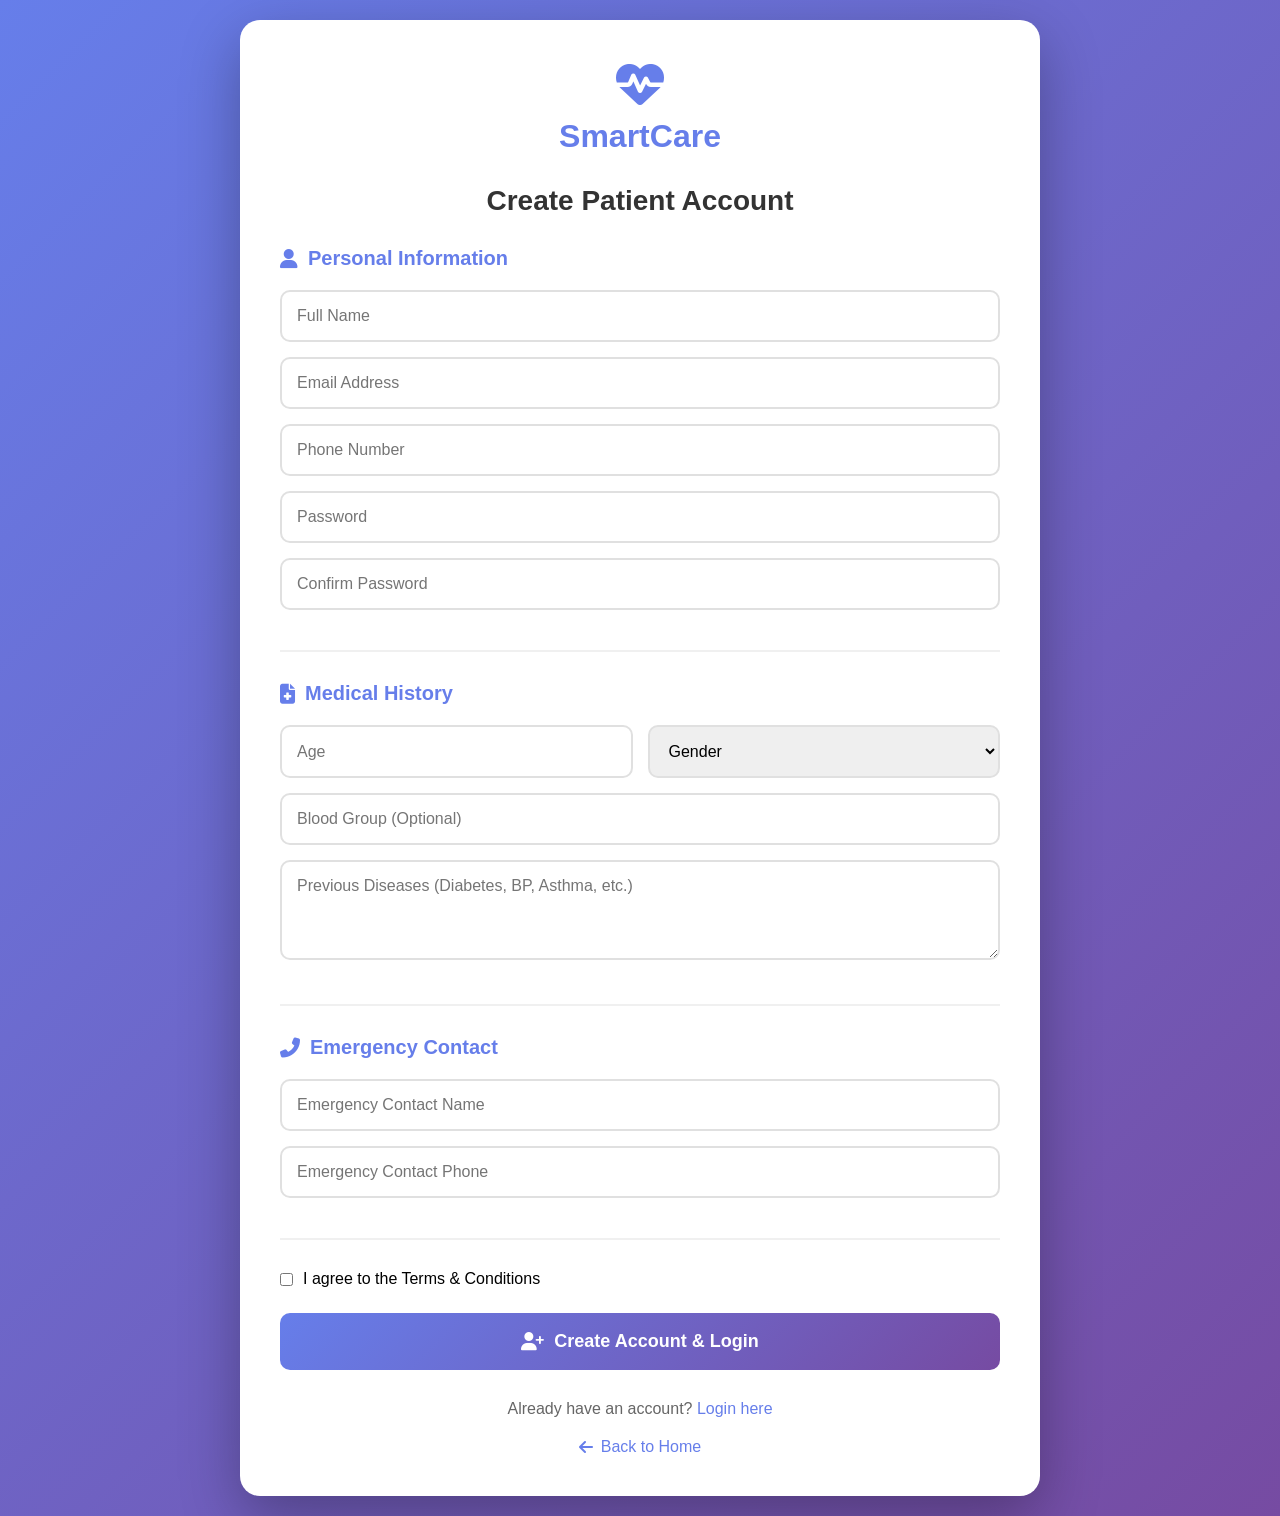
<file: frontend/register.html>
<!DOCTYPE html>
<html lang="hi">
<head>
    <meta charset="UTF-8">
    <meta name="viewport" content="width=device-width, initial-scale=1.0">
    <title>Patient Registration - SmartCare</title>
    <link rel="stylesheet" href="./assets/css/register.css">
    <link rel="stylesheet" href="https://cdnjs.cloudflare.com/ajax/libs/font-awesome/6.4.0/css/all.min.css">
</head>
<body>
    <div class="register-container">
        <div class="register-box">
            <div class="logo">
                <i class="fas fa-heartbeat"></i>
                <h1>SmartCare</h1>
            </div>
            
            <h2>Create Patient Account</h2>
            
            <form id="registerForm">
                <!-- Personal Info -->
                <div class="form-section">
                    <h3><i class="fas fa-user"></i> Personal Information</h3>
                    <input type="text" id="fullName" placeholder="Full Name" required>
                    <input type="email" id="email" placeholder="Email Address" required>
                    <input type="tel" id="phone" placeholder="Phone Number" required>
                    <input type="password" id="password" placeholder="Password" required>
                    <input type="password" id="confirmPassword" placeholder="Confirm Password" required>
                </div>

                <!-- Medical History -->
                <div class="form-section">
                    <h3><i class="fas fa-file-medical"></i> Medical History</h3>
                    <div class="row">
                        <input type="number" id="age" placeholder="Age" min="1" max="120" required>
                        <select id="gender" required>
                            <option value="">Gender</option>
                            <option>Male</option>
                            <option>Female</option>
                            <option>Other</option>
                        </select>
                    </div>
                    <input type="text" id="bloodGroup" placeholder="Blood Group (Optional)">
                    <textarea id="previousDiseases" placeholder="Previous Diseases (Diabetes, BP, Asthma, etc.)" rows="3"></textarea>
                </div>

                <!-- Emergency Contact -->
                <div class="form-section">
                    <h3><i class="fas fa-phone-alt"></i> Emergency Contact</h3>
                    <input type="text" id="emergencyName" placeholder="Emergency Contact Name">
                    <input type="tel" id="emergencyPhone" placeholder="Emergency Contact Phone">
                </div>

                <!-- Terms -->
                <div class="terms">
                    <input type="checkbox" id="terms" required>
                    <label for="terms">I agree to the Terms & Conditions</label>
                </div>

                <!-- Submit Button -->
                <button type="submit" class="btn-submit">
                    <i class="fas fa-user-plus"></i> Create Account & Login
                </button>

                <!-- Error Message -->
                <div id="errorMessage" class="error-message"></div>
            </form>

            <!-- Links -->
            <div class="links">
                <p>Already have an account? <a href="login.html">Login here</a></p>
                <a href="index.html" class="back-link">
                    <i class="fas fa-arrow-left"></i> Back to Home
                </a>
            </div>
        </div>
    </div>

    <!-- Link to JS File -->
    <script src="./assets/js/registration-login.js"></script>
</body>
</html>
</file>
<file: frontend/assets/css/index.css>
* {
    margin: 0;
    padding: 0;
    box-sizing: border-box;
    font-family: Arial, sans-serif;
}

body {
    background: #f0f8ff;
}

nav {
    display: flex;
    justify-content: space-between;
    padding: 20px 50px;
    background: white;
    box-shadow: 0 2px 10px rgba(0,0,0,0.1);
}

.logo {
    font-size: 24px;
    font-weight: bold;
    color: #2563eb;
}

.nav-links a {
    margin-left: 20px;
    text-decoration: none;
    color: #555;
}

.btn {
    background: #2563eb;
    color: white;
    padding: 10px 20px;
    border-radius: 8px;
    text-decoration: none;
}

.hero {
    text-align: center;
    padding: 100px 20px;
    background: linear-gradient(135deg, #e0f2fe, #f0f9ff);
}

.hero h1 {
    font-size: 48px;
    color: #1e40af;
    margin-bottom: 20px;
}

.btn-big {
    display: inline-block;
    background: #2563eb;
    color: white;
    padding: 15px 40px;
    font-size: 18px;
    border-radius: 10px;
    text-decoration: none;
    margin-top: 30px;
}

.features {
    padding: 60px 20px;
    text-align: center;
}

.cards {
    display: flex;
    justify-content: center;
    gap: 30px;
    margin-top: 40px;
}

.card {
    background: white;
    padding: 30px;
    border-radius: 15px;
    box-shadow: 0 5px 15px rgba(0,0,0,0.1);
    width: 250px;
}

footer {
    text-align: center;
    padding: 30px;
    background: #1e40af;
    color: white;
    margin-top: 50px;
}
</file>
<file: frontend/assets/css/checkup.css>
/* ===== RESET & BASE ===== */
* {
    margin: 0;
    padding: 0;
    box-sizing: border-box;
    font-family: 'Segoe UI', Tahoma, Geneva, Verdana, sans-serif;
}

body {
    background: linear-gradient(135deg, #f5f7fa 0%, #c3cfe2 100%);
    min-height: 100vh;
    padding: 20px;
}

/* ===== CHECKUP CONTAINER ===== */
.checkup-container {
    max-width: 900px;
    margin: 0 auto;
    background: white;
    border-radius: 20px;
    box-shadow: 0 20px 40px rgba(0,0,0,0.1);
    overflow: hidden;
}

/* ===== HEADER ===== */
.checkup-header {
    background: linear-gradient(135deg, #667eea 0%, #764ba2 100%);
    color: white;
    padding: 30px;
    text-align: center;
}

.back-btn {
    display: inline-block;
    color: white;
    text-decoration: none;
    margin-bottom: 20px;
    font-size: 16px;
    opacity: 0.9;
    display: flex;
    align-items: center;
    justify-content: center;
    gap: 8px;
}

.back-btn:hover {
    opacity: 1;
}

.checkup-header h1 {
    font-size: 32px;
    margin-bottom: 10px;
    display: flex;
    align-items: center;
    justify-content: center;
    gap: 15px;
}

.checkup-header p {
    opacity: 0.9;
    font-size: 18px;
}

/* ===== PROGRESS STEPS ===== */
.progress-steps {
    display: flex;
    background: #f8f9fa;
    padding: 20px 30px;
    border-bottom: 2px solid #e9ecef;
}

.step {
    flex: 1;
    text-align: center;
    padding: 12px;
    color: #6c757d;
    font-weight: 500;
    position: relative;
    font-size: 16px;
}

.step.active {
    color: #667eea;
    font-weight: bold;
}

.step.active::after {
    content: '';
    position: absolute;
    bottom: -22px;
    left: 50%;
    transform: translateX(-50%);
    width: 12px;
    height: 12px;
    background: #667eea;
    border-radius: 50%;
}

/* ===== FORM ===== */
.checkup-form {
    padding: 30px;
}

/* ===== FORM SECTIONS ===== */
.form-section {
    margin-bottom: 40px;
    padding-bottom: 30px;
    border-bottom: 2px solid #f8f9fa;
}

.form-section:last-child {
    border-bottom: none;
}

.form-section h2 {
    color: #495057;
    margin-bottom: 25px;
    font-size: 22px;
    display: flex;
    align-items: center;
    gap: 15px;
}

.form-section h2 span {
    background: #667eea;
    color: white;
    width: 36px;
    height: 36px;
    border-radius: 50%;
    display: flex;
    align-items: center;
    justify-content: center;
    font-size: 18px;
}

/* ===== FORM ROWS ===== */
.form-row {
    display: flex;
    gap: 20px;
    margin-bottom: 20px;
}

.form-row .form-group {
    flex: 1;
}

/* ===== FORM GROUPS ===== */
.form-group {
    margin-bottom: 20px;
}

.form-group label {
    display: block;
    margin-bottom: 8px;
    color: #495057;
    font-weight: 500;
    font-size: 16px;
}

.form-group input,
.form-group select,
.form-group textarea {
    width: 100%;
    padding: 14px 18px;
    border: 2px solid #e9ecef;
    border-radius: 10px;
    font-size: 16px;
    transition: all 0.3s;
    background: white;
}

.form-group input:focus,
.form-group select:focus,
.form-group textarea:focus {
    border-color: #667eea;
    outline: none;
    box-shadow: 0 0 0 3px rgba(102, 126, 234, 0.1);
}

/* ===== CHECKBOX GROUP ===== */
.checkbox-group {
    display: grid;
    grid-template-columns: repeat(auto-fill, minmax(180px, 1fr));
    gap: 12px;
    margin-bottom: 15px;
    padding: 15px;
    background: #f8f9fa;
    border-radius: 8px;
}

.checkbox-group label {
    display: flex;
    align-items: center;
    gap: 10px;
    font-weight: normal;
    cursor: pointer;
    padding: 8px;
    border-radius: 6px;
    transition: background 0.3s;
}

.checkbox-group label:hover {
    background: #e9ecef;
}

.checkbox-group input[type="checkbox"] {
    width: 18px;
    height: 18px;
    margin: 0;
}

.other-input {
    margin-top: 10px;
}

/* ===== SLIDER ===== */
.slider {
    width: 100%;
    height: 10px;
    margin: 10px 0 5px;
    -webkit-appearance: none;
    background: #e9ecef;
    border-radius: 5px;
    outline: none;
}

.slider::-webkit-slider-thumb {
    -webkit-appearance: none;
    width: 22px;
    height: 22px;
    background: #667eea;
    border-radius: 50%;
    cursor: pointer;
}

.slider-labels {
    display: flex;
    justify-content: space-between;
    color: #6c757d;
    font-size: 14px;
    margin-top: 5px;
}

/* ===== FORM ACTIONS ===== */
.form-actions {
    text-align: center;
    padding-top: 20px;
    border-top: 2px solid #f8f9fa;
    margin-top: 30px;
}

.submit-btn {
    background: linear-gradient(135deg, #667eea 0%, #764ba2 100%);
    color: white;
    border: none;
    padding: 18px 40px;
    font-size: 18px;
    border-radius: 12px;
    cursor: pointer;
    font-weight: bold;
    transition: all 0.3s;
    display: inline-flex;
    align-items: center;
    gap: 12px;
    margin-bottom: 15px;
}

.submit-btn:hover {
    transform: translateY(-3px);
    box-shadow: 0 10px 20px rgba(102, 126, 234, 0.3);
}

.form-note {
    color: #6c757d;
    font-size: 14px;
}

/* ===== RESPONSIVE ===== */
@media (max-width: 768px) {
    .checkup-container {
        border-radius: 15px;
    }
    
    .checkup-header {
        padding: 20px;
    }
    
    .checkup-header h1 {
        font-size: 24px;
    }
    
    .progress-steps {
        padding: 15px 20px;
    }
    
    .step {
        font-size: 14px;
        padding: 8px;
    }
    
    .checkup-form {
        padding: 20px;
    }
    
    .form-row {
        flex-direction: column;
        gap: 15px;
    }
    
    .checkbox-group {
        grid-template-columns: 1fr;
    }
    
    .submit-btn {
        width: 100%;
        padding: 16px;
    }
}
</file>
<file: frontend/assets/css/dashboard.css>
* {
    margin: 0;
    padding: 0;
    box-sizing: border-box;
    font-family: 'Segoe UI', Tahoma, Geneva, Verdana, sans-serif;
}

body {
    background: #f5f8ff;
    color: #333;
}

/* Top Bar */
.topbar {
    background: white;
    padding: 15px 30px;
    display: flex;
    justify-content: space-between;
    align-items: center;
    box-shadow: 0 2px 10px rgba(0,0,0,0.1);
    position: sticky;
    top: 0;
    z-index: 100;
}

.logo {
    font-size: 24px;
    font-weight: bold;
    color: #5a67d8;
}

.user-info {
    display: flex;
    align-items: center;
    gap: 20px;
}

.username {
    font-weight: 500;
    color: #4a5568;
}

.logout {
    color: #e53e3e;
    text-decoration: none;
    padding: 8px 15px;
    border-radius: 6px;
    border: 1px solid #e53e3e;
}

.logout:hover {
    background: #e53e3e;
    color: white;
}

/* Dashboard Layout */
.dashboard-container {
    display: flex;
    min-height: calc(100vh - 70px);
}

/* Sidebar */
.sidebar {
    width: 250px;
    background: white;
    padding: 20px;
    box-shadow: 2px 0 10px rgba(0,0,0,0.05);
}

.user-profile {
    text-align: center;
    padding-bottom: 20px;
    border-bottom: 2px solid #f7fafc;
    margin-bottom: 20px;
}

.avatar {
    width: 70px;
    height: 70px;
    background: linear-gradient(135deg, #667eea 0%, #764ba2 100%);
    color: white;
    border-radius: 50%;
    display: flex;
    align-items: center;
    justify-content: center;
    font-size: 28px;
    font-weight: bold;
    margin: 0 auto 15px;
}

.user-profile h3 {
    color: #2d3748;
    margin-bottom: 5px;
}

.user-profile p {
    color: #718096;
    font-size: 14px;
}

.menu {
    list-style: none;
}

.menu li {
    margin-bottom: 10px;
}

.menu a {
    display: block;
    padding: 12px 15px;
    text-decoration: none;
    color: #4a5568;
    border-radius: 8px;
    transition: all 0.3s;
}

.menu a:hover {
    background: #edf2f7;
    color: #5a67d8;
}

.menu .active a {
    background: #5a67d8;
    color: white;
}

/* Main Content */
.main-content {
    flex: 1;
    padding: 30px;
}

.main-content h1 {
    color: #2d3748;
    margin-bottom: 10px;
}

.subtitle {
    color: #718096;
    margin-bottom: 30px;
}

/* Stats Cards */
.stats-cards {
    display: grid;
    grid-template-columns: repeat(auto-fit, minmax(250px, 1fr));
    gap: 20px;
    margin-bottom: 40px;
}

.stat-card {
    background: white;
    padding: 25px;
    border-radius: 12px;
    box-shadow: 0 5px 15px rgba(0,0,0,0.05);
}

.stat-card h3 {
    color: #4a5568;
    margin-bottom: 15px;
    font-size: 18px;
}

.score {
    font-size: 36px;
    font-weight: bold;
    color: #48bb78;
    margin-bottom: 5px;
}

.date {
    font-size: 28px;
    font-weight: bold;
    color: #5a67d8;
    margin-bottom: 5px;
}

.count {
    font-size: 28px;
    font-weight: bold;
    color: #ed8936;
    margin-bottom: 5px;
}

.trend, .doctor, .reminder {
    color: #718096;
    font-size: 14px;
}

/* Quick Actions */
.quick-actions {
    margin-bottom: 40px;
}

.quick-actions h2 {
    color: #2d3748;
    margin-bottom: 20px;
}

.action-buttons {
    display: grid;
    grid-template-columns: repeat(auto-fit, minmax(200px, 1fr));
    gap: 20px;
}

.action-btn {
    background: white;
    padding: 25px;
    border-radius: 12px;
    text-decoration: none;
    color: inherit;
    display: block;
    box-shadow: 0 5px 15px rgba(0,0,0,0.05);
    transition: transform 0.3s;
}

.action-btn:hover {
    transform: translateY(-5px);
}

.action-btn span {
    font-size: 32px;
    margin-bottom: 15px;
    display: block;
}

.action-btn h4 {
    color: #2d3748;
    margin-bottom: 10px;
}

.action-btn p {
    color: #718096;
    font-size: 14px;
}

/* Recent Activity */
.recent-activity {
    background: white;
    padding: 25px;
    border-radius: 12px;
    box-shadow: 0 5px 15px rgba(0,0,0,0.05);
}

.recent-activity h2 {
    color: #2d3748;
    margin-bottom: 15px;
}

.recent-activity ul {
    list-style: none;
}

.recent-activity li {
    padding: 10px 0;
    border-bottom: 1px solid #f7fafc;
    color: #4a5568;
}
</file>
<file: frontend/assets/css/doctors.css>
/* ===== DOCTORS PAGE STYLES ===== */

* {
    margin: 0;
    padding: 0;
    box-sizing: border-box;
    font-family: 'Segoe UI', Tahoma, Geneva, Verdana, sans-serif;
}

body {
    background: linear-gradient(135deg, #f0f9ff 0%, #e6f7ff 100%);
    min-height: 100vh;
    padding: 20px;
    color: #333;
}

/* ===== CONTAINER ===== */
.doctors-container {
    max-width: 1200px;
    margin: 0 auto;
    background: white;
    border-radius: 20px;
    box-shadow: 0 15px 40px rgba(0,0,0,0.1);
    overflow: hidden;
    border: 3px solid #4CAF50;
}

/* ===== HEADER ===== */
.doctors-header {
    background: linear-gradient(135deg, #4CAF50 0%, #2E7D32 100%);
    color: white;
    padding: 30px;
    text-align: center;
    position: relative;
}

.free-badge {
    position: absolute;
    top: 20px;
    right: 20px;
    background: #FF9800;
    color: white;
    padding: 8px 15px;
    border-radius: 20px;
    font-size: 14px;
    font-weight: 600;
    display: flex;
    align-items: center;
    gap: 8px;
    animation: pulse 2s infinite;
}

@keyframes pulse {
    0% { transform: scale(1); }
    50% { transform: scale(1.05); }
    100% { transform: scale(1); }
}

.back-btn {
    display: inline-block;
    color: white;
    text-decoration: none;
    margin-bottom: 20px;
    font-size: 16px;
    opacity: 0.9;
    display: flex;
    align-items: center;
    justify-content: center;
    gap: 8px;
    position: absolute;
    left: 30px;
    top: 30px;
}

.back-btn:hover {
    opacity: 1;
}

.doctors-header h1 {
    font-size: 32px;
    margin-bottom: 10px;
    display: flex;
    align-items: center;
    justify-content: center;
    gap: 15px;
}

.free-subtitle {
    font-size: 18px;
    opacity: 0.9;
    margin-top: 10px;
    background: rgba(255,255,255,0.2);
    padding: 10px 20px;
    border-radius: 10px;
    display: inline-block;
}

/* ===== CHECKUP SUMMARY ===== */
.checkup-summary {
    background: #f0f9ff;
    border: 2px solid #bae6fd;
    border-radius: 12px;
    padding: 20px;
    margin: 20px 30px;
    display: none;
}

.checkup-summary h3 {
    color: #0369a1;
    margin-bottom: 15px;
    display: flex;
    align-items: center;
    gap: 10px;
}

#summaryContent p {
    margin: 8px 0;
    color: #334155;
    font-size: 15px;
}

/* ===== GOVERNMENT SCHEME ===== */
.govt-scheme {
    background: linear-gradient(135deg, #e3f2fd 0%, #bbdefb 100%);
    border: 2px solid #2196F3;
    border-radius: 12px;
    padding: 25px;
    margin: 20px 30px;
    text-align: center;
}

.govt-scheme h3 {
    color: #0d47a1;
    margin-bottom: 15px;
    display: flex;
    align-items: center;
    justify-content: center;
    gap: 10px;
}

.govt-scheme p {
    color: #1565c0;
    margin-bottom: 15px;
    font-size: 16px;
}

.scheme-benefits {
    display: flex;
    justify-content: center;
    flex-wrap: wrap;
    gap: 15px;
    margin-top: 20px;
}

.scheme-benefits span {
    background: white;
    padding: 10px 20px;
    border-radius: 25px;
    font-size: 14px;
    font-weight: 500;
    color: #2E7D32;
    display: flex;
    align-items: center;
    gap: 8px;
    border: 2px solid #4CAF50;
}

/* ===== FILTER SECTION ===== */
.filter-section {
    padding: 25px 30px;
    background: #f8f9fa;
    border-bottom: 2px solid #e9ecef;
}

.search-box {
    display: flex;
    gap: 10px;
    margin-bottom: 20px;
    position: relative;
}

.search-box i {
    position: absolute;
    left: 15px;
    top: 50%;
    transform: translateY(-50%);
    color: #666;
    z-index: 1;
}

.search-box input {
    flex: 1;
    padding: 15px 15px 15px 45px;
    border: 2px solid #dee2e6;
    border-radius: 10px;
    font-size: 16px;
    background: white;
}

.search-box button {
    background: #4CAF50;
    color: white;
    border: none;
    padding: 15px 30px;
    border-radius: 10px;
    cursor: pointer;
    font-size: 16px;
    font-weight: 600;
    transition: all 0.3s;
}

.search-box button:hover {
    background: #45a049;
    transform: translateY(-2px);
}

.filters {
    display: flex;
    gap: 15px;
    flex-wrap: wrap;
}

.filters select {
    flex: 1;
    min-width: 200px;
    padding: 12px;
    border: 2px solid #dee2e6;
    border-radius: 8px;
    font-size: 16px;
    background: white;
    cursor: pointer;
}

/* ===== RECOMMENDATION ===== */
.recommendation {
    padding: 20px 30px;
    background: #fff3e0;
    border-bottom: 2px solid #ffe0b2;
}

.recommendation h2 {
    color: #ef6c00;
    margin-bottom: 15px;
    font-size: 20px;
    display: flex;
    align-items: center;
    gap: 12px;
}

.recommended-specialties {
    display: flex;
    gap: 10px;
    flex-wrap: wrap;
}

.specialty-tag {
    background: #ff9800;
    color: white;
    padding: 8px 20px;
    border-radius: 20px;
    font-size: 14px;
    font-weight: 600;
    border: 2px solid #ff9800;
}

/* ===== SELECTED DOCTOR BOX ===== */
.selected-doctor {
    background: #e8f5e9;
    border: 3px solid #4CAF50;
    border-radius: 15px;
    padding: 25px;
    margin: 20px 30px;
    display: none;
    animation: slideIn 0.5s ease;
}

@keyframes slideIn {
    from {
        opacity: 0;
        transform: translateY(-20px);
    }
    to {
        opacity: 1;
        transform: translateY(0);
    }
}

.selected-doctor h3 {
    color: #2E7D32;
    margin-bottom: 20px;
    display: flex;
    align-items: center;
    gap: 10px;
}

#selectedDoctorInfo {
    display: grid;
    grid-template-columns: repeat(auto-fit, minmax(200px, 1fr));
    gap: 15px;
    margin-bottom: 25px;
    padding: 20px;
    background: white;
    border-radius: 10px;
    border: 2px dashed #c8e6c9;
}

#selectedDoctorInfo p {
    margin: 8px 0;
    color: #333;
}

.book-btn {
    background: linear-gradient(135deg, #4CAF50 0%, #2E7D32 100%);
    color: white;
    border: none;
    padding: 18px 30px;
    border-radius: 12px;
    cursor: pointer;
    font-size: 18px;
    font-weight: 600;
    transition: all 0.3s;
    width: 100%;
    display: flex;
    align-items: center;
    justify-content: center;
    gap: 15px;
    box-shadow: 0 5px 15px rgba(76, 175, 80, 0.3);
}

.book-btn:hover {
    transform: translateY(-3px);
    box-shadow: 0 8px 20px rgba(76, 175, 80, 0.4);
}

/* ===== DOCTORS LIST ===== */
.doctors-list {
    padding: 30px;
}

/* ===== DOCTOR CARD ===== */
.doctor-card {
    background: white;
    border: 3px solid #e0e0e0;
    border-radius: 15px;
    padding: 25px;
    margin-bottom: 25px;
    transition: all 0.3s;
    position: relative;
    overflow: hidden;
}

.doctor-card:hover {
    border-color: #4CAF50;
    box-shadow: 0 10px 30px rgba(76, 175, 80, 0.15);
    transform: translateY(-5px);
}

.doctor-card.selected {
    border-color: #4CAF50;
    box-shadow: 0 0 0 3px rgba(76, 175, 80, 0.3);
}

.free-tag {
    position: absolute;
    top: 15px;
    right: 15px;
    background: #4CAF50;
    color: white;
    padding: 6px 15px;
    border-radius: 20px;
    font-size: 12px;
    font-weight: bold;
    z-index: 1;
}

/* ===== DOCTOR INFO ===== */
.doctor-info {
    display: flex;
    gap: 25px;
    align-items: center;
    margin-bottom: 25px;
}

.doctor-avatar {
    width: 100px;
    height: 100px;
    border-radius: 50%;
    display: flex;
    align-items: center;
    justify-content: center;
    font-size: 36px;
    color: white;
    flex-shrink: 0;
    border: 4px solid white;
    box-shadow: 0 5px 15px rgba(0,0,0,0.1);
}

.doctor-details h3 {
    color: #212529;
    font-size: 24px;
    margin-bottom: 10px;
}

.specialty {
    color: #4CAF50;
    font-weight: 600;
    margin-bottom: 8px;
    font-size: 18px;
    display: flex;
    align-items: center;
    gap: 10px;
}

.experience {
    color: #666;
    margin-bottom: 8px;
    font-size: 15px;
    display: flex;
    align-items: center;
    gap: 8px;
}

.availability {
    color: #2196F3;
    font-weight: 500;
    margin-bottom: 8px;
    display: flex;
    align-items: center;
    gap: 8px;
}

.availability.available {
    color: #4CAF50;
}

.education {
    color: #666;
    font-size: 14px;
    margin-top: 10px;
    display: flex;
    align-items: center;
    gap: 8px;
}

/* ===== DOCTOR META ===== */
.doctor-meta {
    display: grid;
    grid-template-columns: repeat(auto-fit, minmax(200px, 1fr));
    gap: 20px;
    margin-bottom: 25px;
    padding: 20px;
    background: #f9f9f9;
    border-radius: 10px;
}

.meta-item {
    display: flex;
    flex-direction: column;
}

.label {
    color: #666;
    font-size: 14px;
    margin-bottom: 5px;
    display: flex;
    align-items: center;
    gap: 8px;
}

.value {
    color: #212529;
    font-weight: 600;
    font-size: 16px;
}

.value.free {
    color: #4CAF50;
    font-weight: bold;
    font-size: 18px;
}

/* ===== DOCTOR STATS ===== */
.doctor-stats {
    display: flex;
    justify-content: space-around;
    margin-bottom: 25px;
    padding: 20px;
    background: linear-gradient(135deg, #f5f5f5 0%, #e8f5e9 100%);
    border-radius: 10px;
    border: 2px solid #e0e0e0;
}

.stat {
    text-align: center;
}

.number {
    display: block;
    font-size: 28px;
    font-weight: bold;
    color: #4CAF50;
    margin-bottom: 5px;
}

.stat .label {
    color: #666;
    font-size: 14px;
    justify-content: center;
}

/* ===== DOCTOR ACTIONS ===== */
.doctor-actions {
    display: flex;
    gap: 15px;
}

.btn-view {
    flex: 1;
    padding: 15px;
    background: white;
    color: #2196F3;
    border: 2px solid #2196F3;
    border-radius: 10px;
    font-size: 16px;
    cursor: pointer;
    transition: all 0.3s;
    display: flex;
    align-items: center;
    justify-content: center;
    gap: 10px;
    font-weight: 600;
}

.btn-view:hover {
    background: #e3f2fd;
    transform: translateY(-2px);
}

.btn-book {
    flex: 2;
    padding: 15px;
    background: #4CAF50;
    color: white;
    border: none;
    border-radius: 10px;
    font-size: 16px;
    cursor: pointer;
    transition: all 0.3s;
    display: flex;
    align-items: center;
    justify-content: center;
    gap: 10px;
    font-weight: 600;
}

.btn-book:hover {
    background: #45a049;
    transform: translateY(-2px);
    box-shadow: 0 5px 15px rgba(76, 175, 80, 0.3);
}

/* ===== FREE PRESCRIPTION INFO ===== */
.free-prescription-info {
    background: linear-gradient(135deg, #e8f5e9 0%, #c8e6c9 100%);
    border: 3px solid #4CAF50;
    border-radius: 15px;
    padding: 30px;
    margin: 30px;
    text-align: center;
}

.free-prescription-info h3 {
    color: #2E7D32;
    margin-bottom: 25px;
    display: flex;
    align-items: center;
    justify-content: center;
    gap: 15px;
    font-size: 24px;
}

.free-prescription-info p {
    color: #388E3C;
    font-size: 17px;
    margin-bottom: 30px;
    max-width: 800px;
    margin-left: auto;
    margin-right: auto;
}

.prescription-features {
    display: grid;
    grid-template-columns: repeat(auto-fit, minmax(250px, 1fr));
    gap: 25px;
    margin-top: 30px;
}

.feature {
    background: white;
    padding: 25px;
    border-radius: 12px;
    text-align: center;
    transition: all 0.3s;
    border: 2px solid #c8e6c9;
}

.feature:hover {
    transform: translateY(-10px);
    box-shadow: 0 15px 30px rgba(0,0,0,0.1);
}

.feature i {
    font-size: 40px;
    color: #4CAF50;
    margin-bottom: 15px;
}

.feature h4 {
    color: #2E7D32;
    margin-bottom: 10px;
    font-size: 18px;
}

.feature p {
    color: #666;
    font-size: 14px;
    margin-bottom: 0;
}

/* ===== BOTTOM NAVIGATION ===== */
.bottom-nav {
    padding: 25px 30px;
    background: #f8f9fa;
    border-top: 3px solid #e9ecef;
    display: flex;
    justify-content: space-between;
    align-items: center;
    flex-wrap: wrap;
    gap: 15px;
}

.nav-btn {
    padding: 15px 30px;
    background: white;
    color: #495057;
    border: 2px solid #dee2e6;
    border-radius: 10px;
    text-decoration: none;
    font-size: 16px;
    transition: all 0.3s;
    display: flex;
    align-items: center;
    gap: 10px;
    font-weight: 600;
    cursor: pointer;
}

.nav-btn:hover {
    background: #f8f9fa;
    transform: translateY(-2px);
}

.nav-btn.primary {
    background: #2196F3;
    color: white;
    border-color: #2196F3;
}

.nav-btn.primary:hover {
    background: #1976D2;
}

.nav-btn.secondary {
    background: #FF9800;
    color: white;
    border-color: #FF9800;
}

.nav-btn.secondary:hover {
    background: #F57C00;
}

/* ===== RESPONSIVE ===== */
@media (max-width: 768px) {
    .doctors-container {
        border-radius: 15px;
    }
    
    .doctors-header {
        padding: 20px;
    }
    
    .doctors-header h1 {
        font-size: 24px;
    }
    
    .free-badge {
        position: relative;
        top: 0;
        right: 0;
        margin-bottom: 15px;
        justify-content: center;
    }
    
    .back-btn {
        position: relative;
        left: 0;
        top: 0;
        justify-content: center;
        margin-bottom: 15px;
    }
    
    .checkup-summary,
    .govt-scheme,
    .filter-section,
    .recommendation,
    .selected-doctor,
    .free-prescription-info {
        margin: 15px;
    }
    
    .filters {
        flex-direction: column;
    }
    
    .filters select {
        min-width: 100%;
    }
    
    .doctor-info {
        flex-direction: column;
        text-align: center;
    }
    
    .doctor-meta {
        grid-template-columns: 1fr;
    }
    
    .doctor-stats {
        flex-direction: column;
        gap: 20px;
    }
    
    .doctor-actions {
        flex-direction: column;
    }
    
    .prescription-features {
        grid-template-columns: 1fr;
    }
    
    .bottom-nav {
        flex-direction: column;
    }
    
    .nav-btn {
        width: 100%;
        justify-content: center;
    }
}
</file>
<file: frontend/assets/css/login.css>
* {
    margin: 0;
    padding: 0;
    box-sizing: border-box;
    font-family: Arial, sans-serif;
}

body {
    background: linear-gradient(135deg, #667eea 0%, #764ba2 100%);
    height: 100vh;
    display: flex;
    justify-content: center;
    align-items: center;
}

.login-container {
    width: 100%;
    max-width: 400px;
    padding: 20px;
}

.login-box {
    background: white;
    padding: 40px;
    border-radius: 15px;
    box-shadow: 0 20px 40px rgba(0,0,0,0.2);
    text-align: center;
}

.login-box h2 {
    color: #333;
    margin-bottom: 30px;
    font-size: 28px;
}

.input-group {
    margin-bottom: 20px;
}

.input-group input {
    width: 100%;
    padding: 15px;
    border: 2px solid #e0e0e0;
    border-radius: 8px;
    font-size: 16px;
    transition: border 0.3s;
}

.input-group input:focus {
    border-color: #667eea;
    outline: none;
}

.btn {
    width: 100%;
    padding: 15px;
    background: #667eea;
    color: white;
    border: none;
    border-radius: 8px;
    font-size: 18px;
    cursor: pointer;
    margin-top: 10px;
}

.register-link {
    margin-top: 20px;
    color: #666;
}

.register-link a {
    color: #667eea;
    text-decoration: none;
    font-weight: bold;
}

.back-link {
    display: inline-block;
    margin-top: 15px;
    color: #666;
    text-decoration: none;
}
</file>
<file: frontend/assets/css/register.css>
/* ===== RESET ===== */
* {
    margin: 0;
    padding: 0;
    box-sizing: border-box;
    font-family: 'Segoe UI', Tahoma, Geneva, Verdana, sans-serif;
}

/* ===== BODY ===== */
body {
    background: linear-gradient(135deg, #667eea 0%, #764ba2 100%);
    min-height: 100vh;
    display: flex;
    justify-content: center;
    align-items: center;
    padding: 20px;
}

/* ===== REGISTER CONTAINER ===== */
.register-container {
    width: 100%;
    max-width: 800px;
}

/* ===== REGISTER BOX ===== */
.register-box {
    background: white;
    padding: 40px;
    border-radius: 20px;
    box-shadow: 0 20px 60px rgba(0,0,0,0.3);
}

/* ===== LOGO ===== */
.logo {
    text-align: center;
    margin-bottom: 30px;
    color: #667eea;
}

.logo i {
    font-size: 48px;
    margin-bottom: 10px;
    display: block;
}

.logo h1 {
    font-size: 32px;
    font-weight: 700;
}

/* ===== HEADING ===== */
.register-box h2 {
    text-align: center;
    color: #333;
    margin-bottom: 30px;
    font-size: 28px;
}

/* ===== FORM SECTIONS ===== */
.form-section {
    margin-bottom: 30px;
    padding-bottom: 25px;
    border-bottom: 2px solid #f0f0f0;
}

.form-section h3 {
    color: #667eea;
    margin-bottom: 20px;
    font-size: 20px;
    display: flex;
    align-items: center;
    gap: 10px;
}

/* ===== FORM INPUTS ===== */
input, select, textarea {
    width: 100%;
    padding: 15px;
    margin-bottom: 15px;
    border: 2px solid #e0e0e0;
    border-radius: 10px;
    font-size: 16px;
    transition: all 0.3s;
}

input:focus, select:focus, textarea:focus {
    border-color: #667eea;
    outline: none;
    box-shadow: 0 0 0 3px rgba(102, 126, 234, 0.1);
}

textarea {
    resize: vertical;
    min-height: 100px;
}

/* ===== ROW LAYOUT ===== */
.row {
    display: flex;
    gap: 15px;
}

.row input, .row select {
    flex: 1;
}

/* ===== TERMS ===== */
.terms {
    margin: 25px 0;
    display: flex;
    align-items: center;
    gap: 10px;
}

.terms input[type="checkbox"] {
    width: auto;
    margin: 0;
}

/* ===== SUBMIT BUTTON ===== */
.btn-submit {
    width: 100%;
    padding: 18px;
    background: linear-gradient(135deg, #667eea 0%, #764ba2 100%);
    color: white;
    border: none;
    border-radius: 10px;
    font-size: 18px;
    font-weight: 600;
    cursor: pointer;
    display: flex;
    align-items: center;
    justify-content: center;
    gap: 10px;
    transition: transform 0.3s;
}

.btn-submit:hover {
    transform: translateY(-3px);
}

/* ===== ERROR MESSAGE ===== */
.error-message {
    background: #fee;
    color: #c33;
    padding: 15px;
    border-radius: 10px;
    margin: 20px 0;
    text-align: center;
    display: none;
}

/* ===== LINKS ===== */
.links {
    text-align: center;
    margin-top: 30px;
    color: #666;
}

.links a {
    color: #667eea;
    text-decoration: none;
    font-weight: 500;
}

.links a:hover {
    text-decoration: underline;
}

.back-link {
    display: inline-block;
    margin-top: 20px;
    color: #666;
    text-decoration: none;
    display: flex;
    align-items: center;
    justify-content: center;
    gap: 8px;
}

/* ===== RESPONSIVE ===== */
@media (max-width: 768px) {
    .register-box {
        padding: 25px;
    }
    
    .row {
        flex-direction: column;
        gap: 15px;
    }
}
</file>
